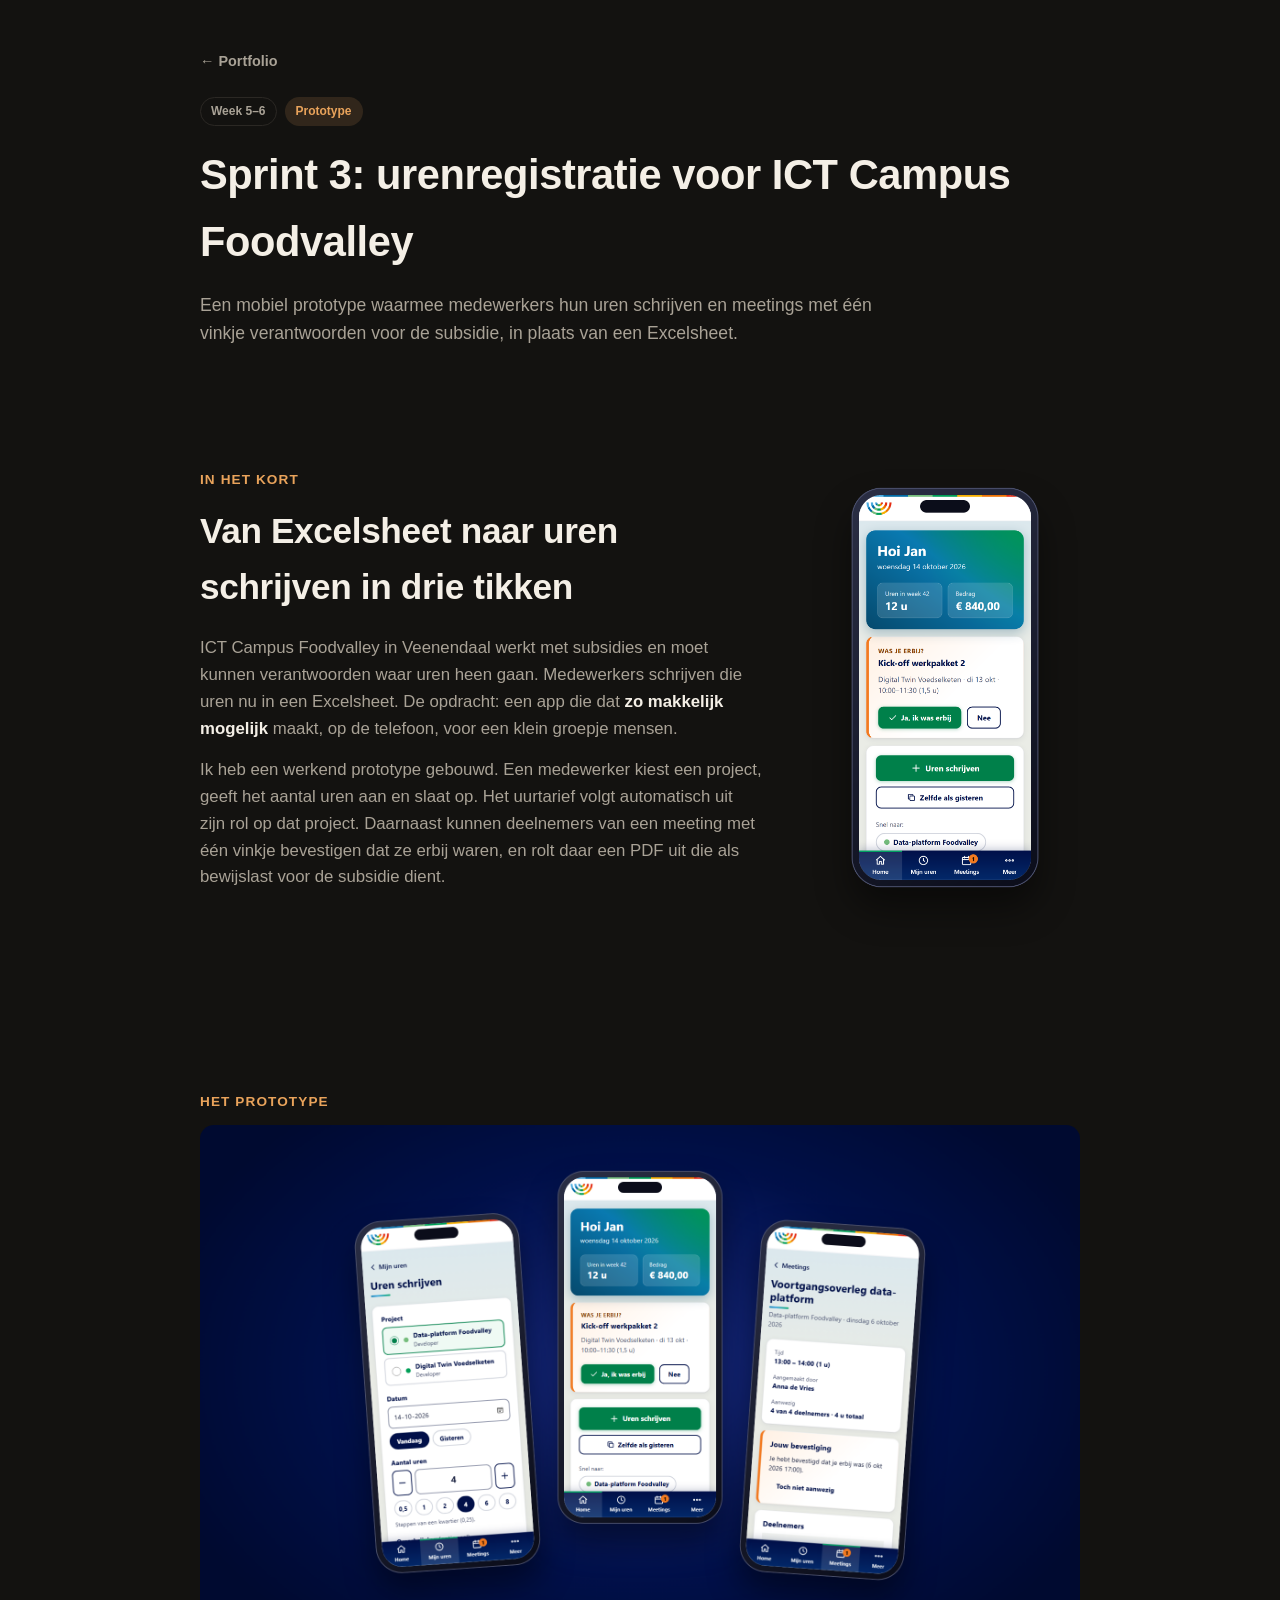
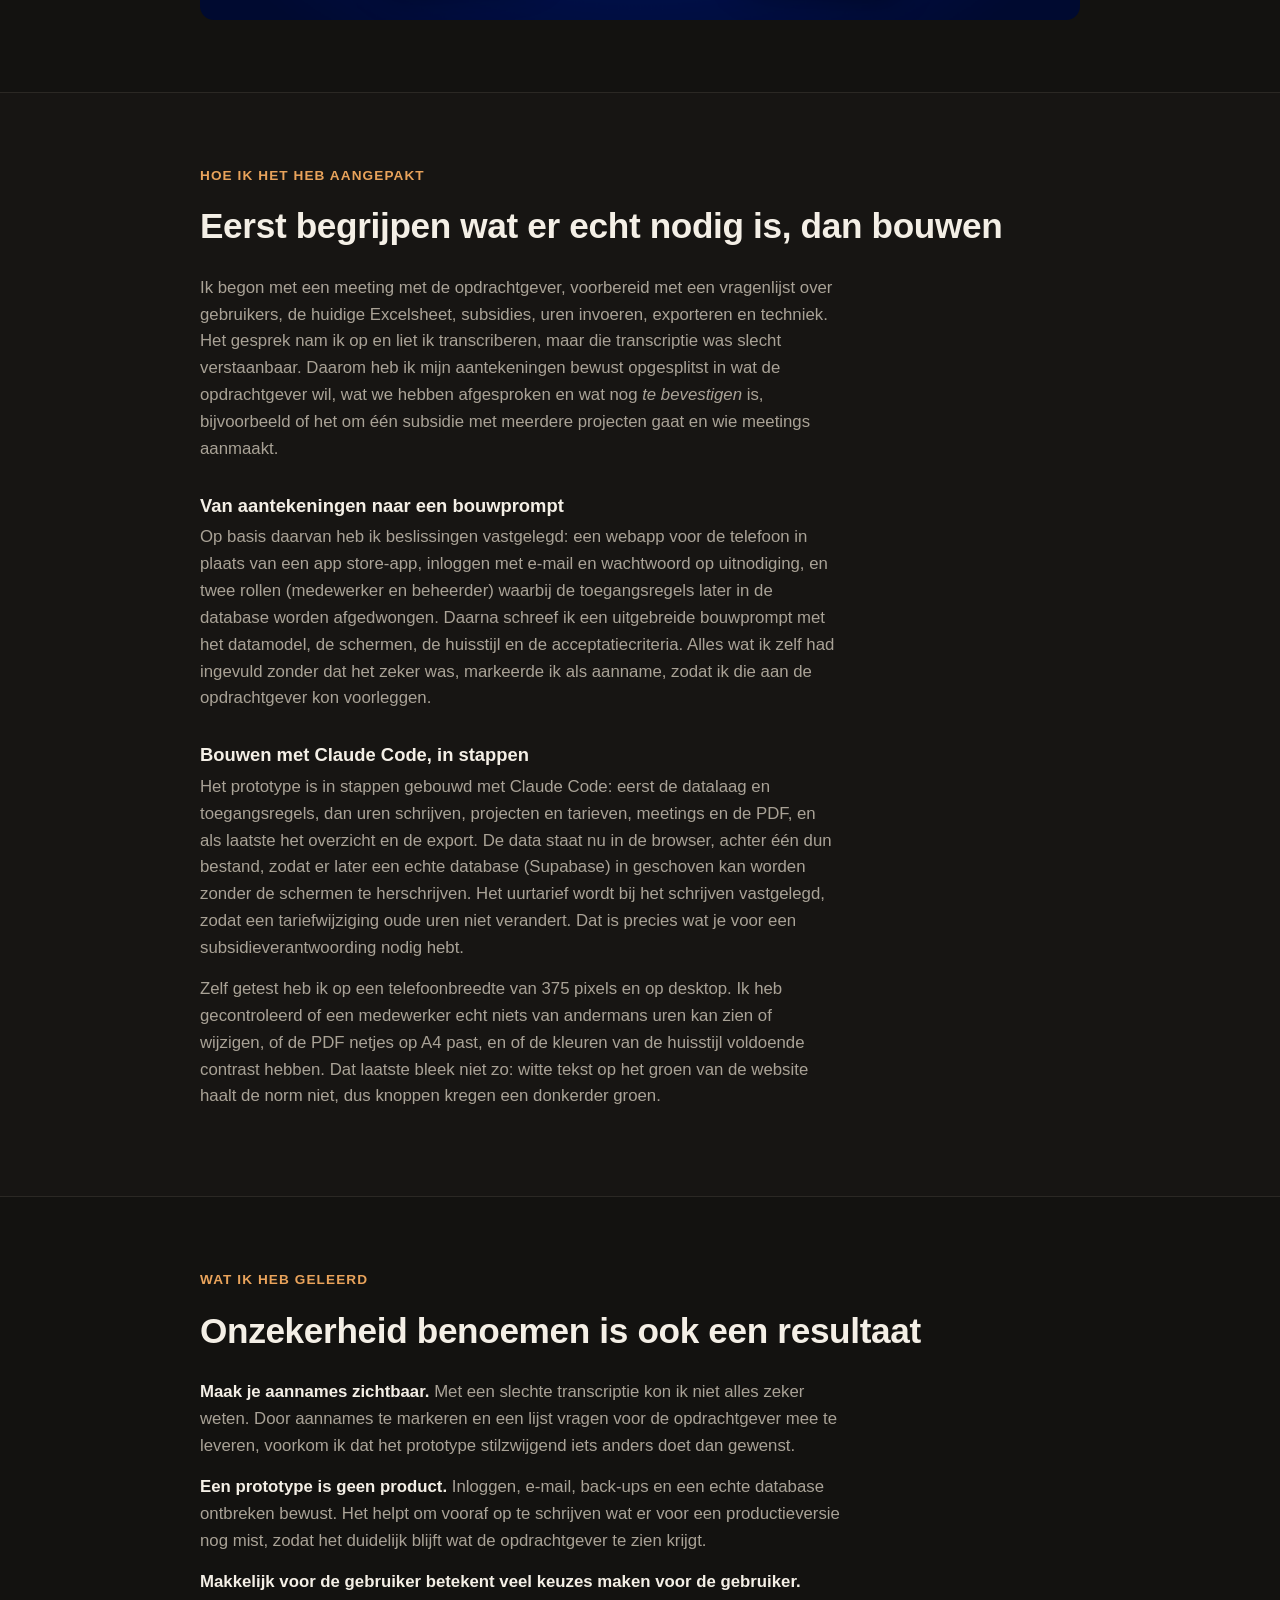
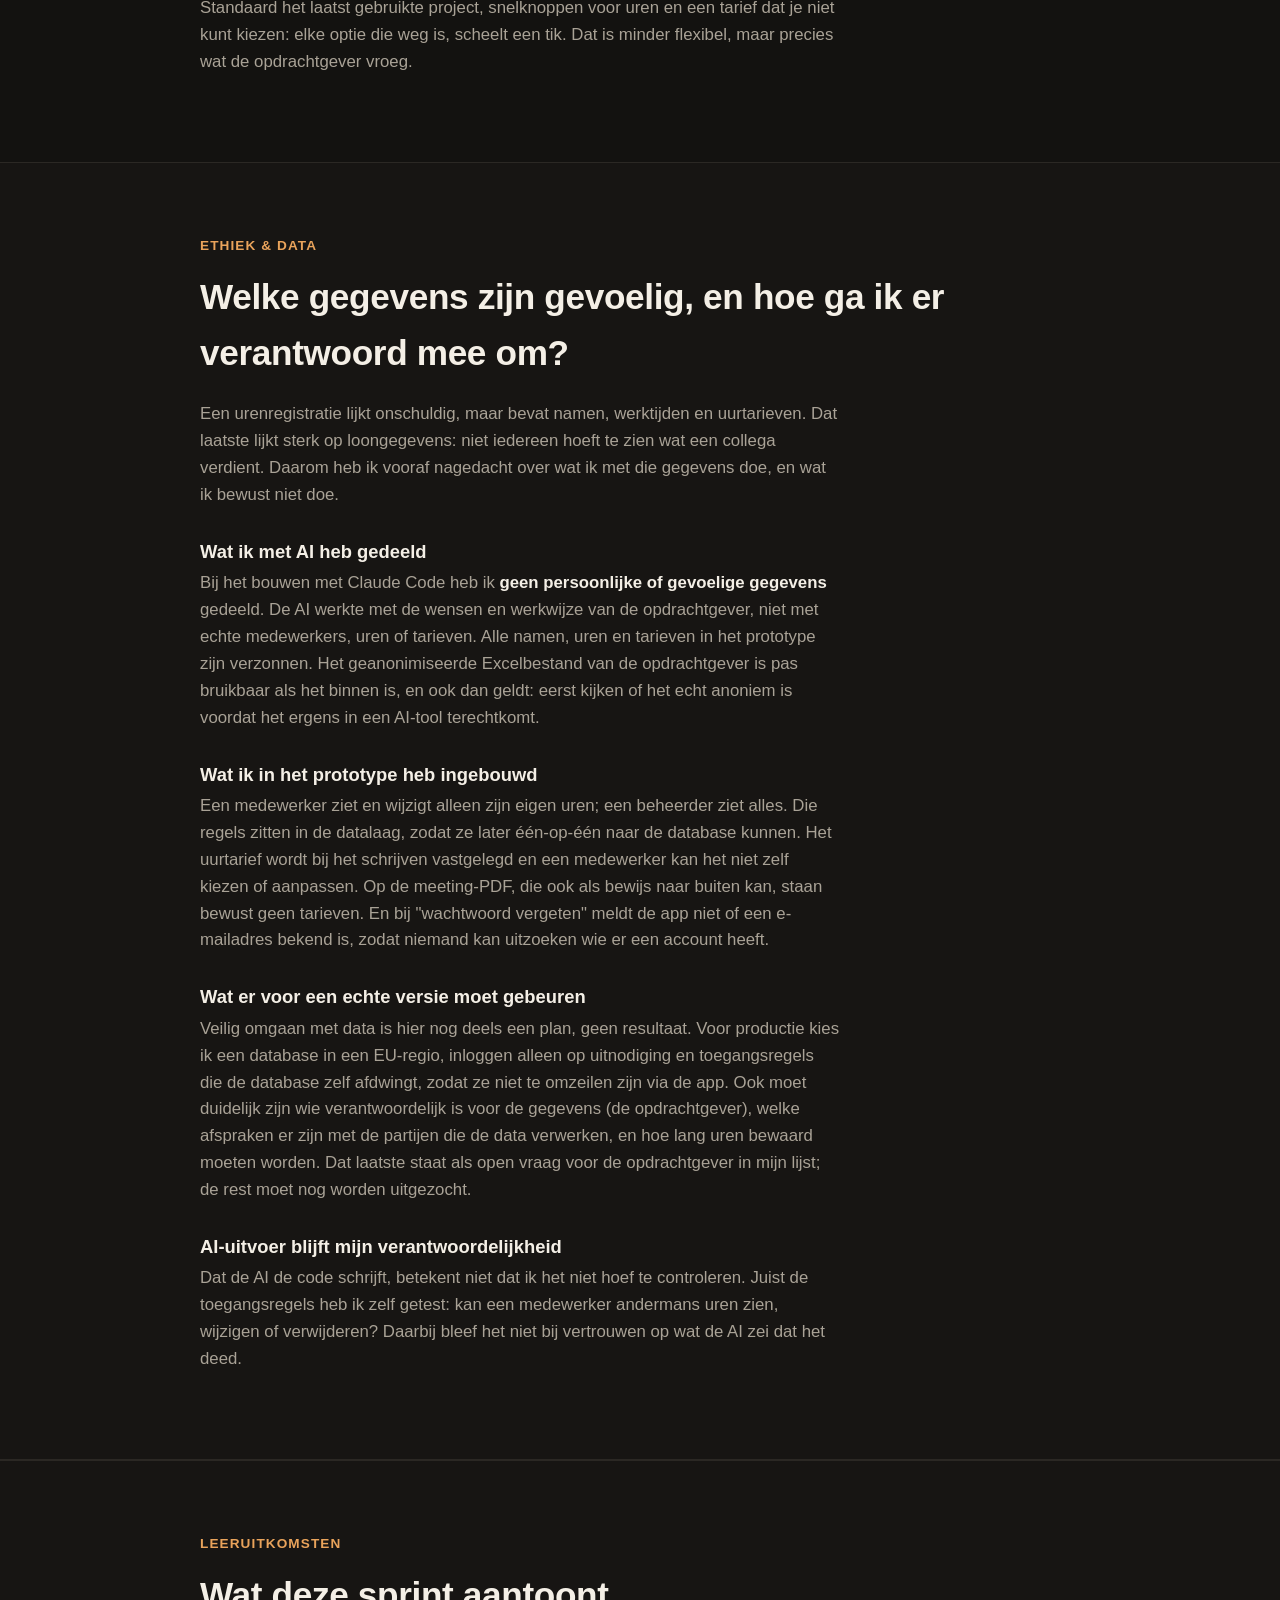
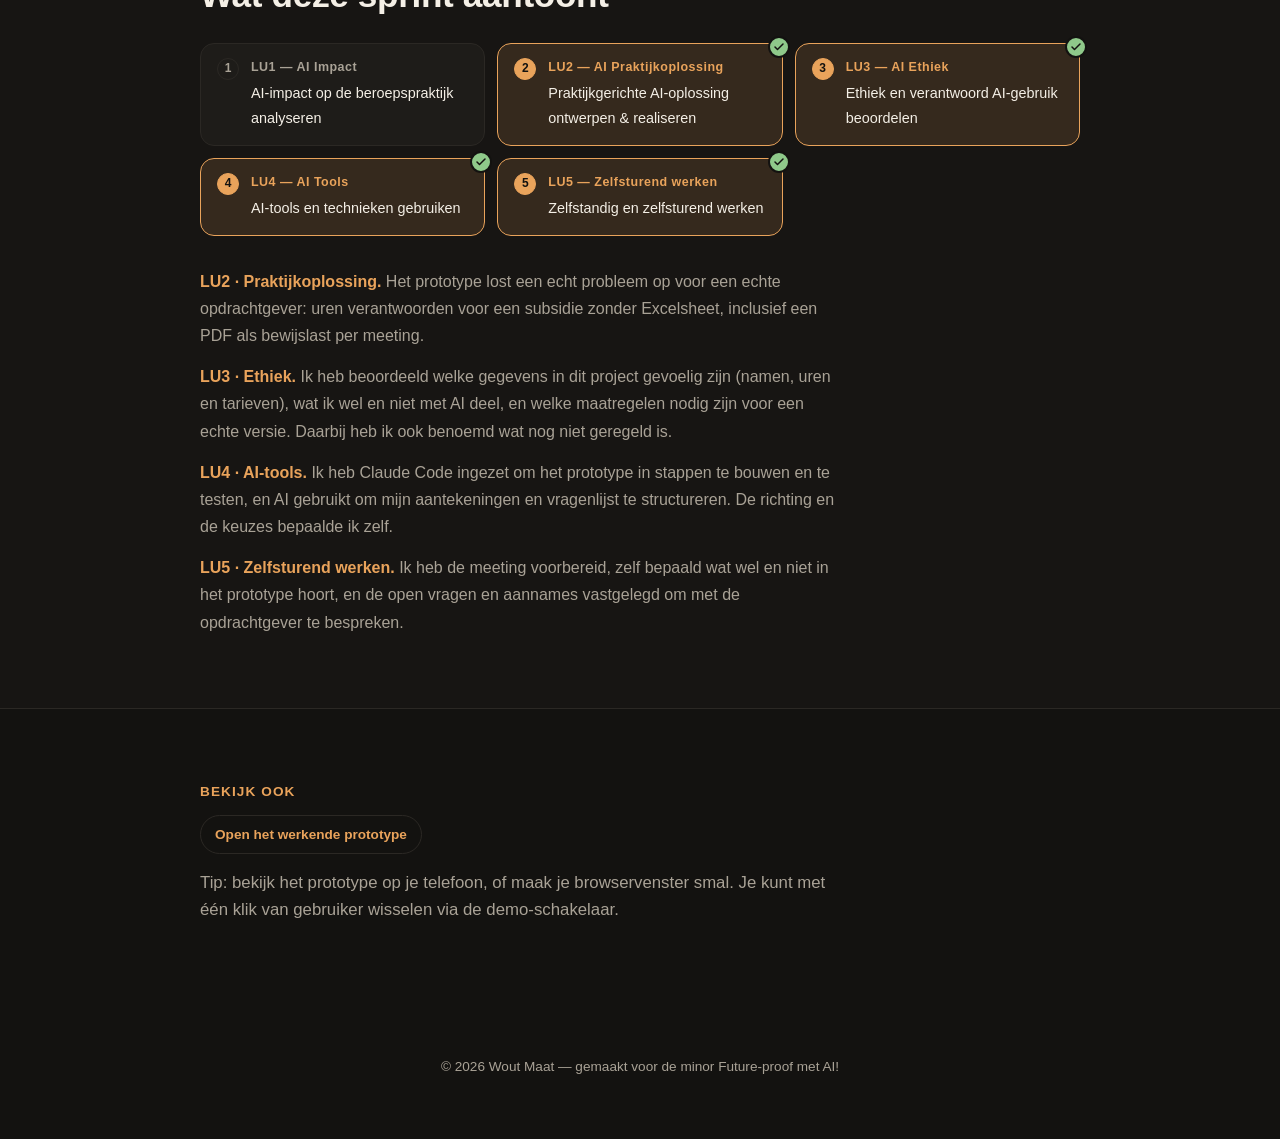
<file: projects/sprint-3/index.html>
<!DOCTYPE html>
<html lang="nl">
<head>
  <meta charset="UTF-8" />
  <meta name="viewport" content="width=device-width, initial-scale=1.0" />
  <title>Sprint 3: urenregistratie voor ICT Campus Foodvalley — Wout Maat</title>
  <meta name="description" content="Een mobiel prototype waarmee medewerkers van ICT Campus Foodvalley hun uren schrijven en meetings met één vinkje verantwoorden voor de subsidie." />
  <link rel="stylesheet" href="../../style.css" />
</head>
<body>

  <header class="project-header">
    <div class="project-header__inner">
      <a href="../../index.html#projecten" class="back-link">&larr; Portfolio</a>
    </div>
  </header>

  <main class="project-page">

    <!-- ============ TITEL ============ -->
    <section class="section" style="padding-top: 0;">
      <div class="section__inner reveal">
        <div class="project-hero__meta">
          <span class="project-card__week">Week 5–6</span>
          <span class="project-card__tag">Prototype</span>
        </div>
        <div class="project-hero">
          <h1>Sprint 3: urenregistratie voor ICT Campus Foodvalley</h1>
          <p class="project-hero__lede">Een mobiel prototype waarmee medewerkers hun uren schrijven en meetings met één vinkje verantwoorden voor de subsidie, in plaats van een Excelsheet.</p>
        </div>
      </div>
    </section>

    <!-- ============ IN HET KORT ============ -->
    <section class="section">
      <div class="section__inner reveal intro-split">
        <div class="intro-split__text">
          <p class="section__label">In het kort</p>
          <h2 class="section__title">Van Excelsheet naar uren schrijven in drie tikken</h2>
          <p class="section__text">
            ICT Campus Foodvalley in Veenendaal werkt met subsidies en moet kunnen verantwoorden waar
            uren heen gaan. Medewerkers schrijven die uren nu in een Excelsheet. De opdracht: een app
            die dat <strong>zo makkelijk mogelijk</strong> maakt, op de telefoon, voor een klein groepje
            mensen.
          </p>
          <p class="section__text">
            Ik heb een werkend prototype gebouwd. Een medewerker kiest een project, geeft het aantal
            uren aan en slaat op. Het uurtarief volgt automatisch uit zijn rol op dat project. Daarnaast
            kunnen deelnemers van een meeting met één vinkje bevestigen dat ze erbij waren, en
            rolt daar een PDF uit die als bewijslast voor de subsidie dient.
          </p>
        </div>
        <figure class="intro-split__media">
          <img src="home-mockup.png" alt="De urenregistratie op een iPhone: het startscherm met de melding 'Was je erbij?' en de knop Uren schrijven" width="520" height="1000" />
        </figure>
      </div>
    </section>

    <!-- ============ HET PROTOTYPE ============ -->
    <section class="section">
      <div class="section__inner reveal">
        <p class="section__label">Het prototype</p>
        <figure style="margin: 0;">
          <img src="cover.png" alt="Drie schermen van de urenregistratie: uren schrijven, het startscherm en een meeting met aanwezigheid" style="display: block; width: 100%; height: auto; border-radius: var(--radius);" loading="lazy" />
        </figure>
      </div>
    </section>

    <!-- ============ AANPAK ============ -->
    <section class="section section--alt">
      <div class="section__inner reveal">
        <p class="section__label">Hoe ik het heb aangepakt</p>
        <h2 class="section__title">Eerst begrijpen wat er echt nodig is, dan bouwen</h2>
        <p class="section__text">
          Ik begon met een meeting met de opdrachtgever, voorbereid met een vragenlijst over
          gebruikers, de huidige Excelsheet, subsidies, uren invoeren, exporteren en techniek. Het
          gesprek nam ik op en liet ik transcriberen, maar die transcriptie was slecht verstaanbaar.
          Daarom heb ik mijn aantekeningen bewust opgesplitst in wat de opdrachtgever wil, wat we
          hebben afgesproken en wat nog <em>te bevestigen</em> is, bijvoorbeeld of het om één subsidie
          met meerdere projecten gaat en wie meetings aanmaakt.
        </p>
        <h3 class="section__subtitle">Van aantekeningen naar een bouwprompt</h3>
        <p class="section__text">
          Op basis daarvan heb ik beslissingen vastgelegd: een webapp voor de telefoon in plaats van
          een app store-app, inloggen met e-mail en wachtwoord op uitnodiging, en twee rollen
          (medewerker en beheerder) waarbij de toegangsregels later in de database worden afgedwongen.
          Daarna schreef ik een uitgebreide bouwprompt met het datamodel, de schermen, de huisstijl en
          de acceptatiecriteria. Alles wat ik zelf had ingevuld zonder dat het zeker was, markeerde ik
          als aanname, zodat ik die aan de opdrachtgever kon voorleggen.
        </p>
        <h3 class="section__subtitle">Bouwen met Claude Code, in stappen</h3>
        <p class="section__text">
          Het prototype is in stappen gebouwd met Claude Code: eerst de datalaag en toegangsregels,
          dan uren schrijven, projecten en tarieven, meetings en de PDF, en als laatste het overzicht
          en de export. De data staat nu in de browser, achter één dun bestand, zodat er later een
          echte database (Supabase) in geschoven kan worden zonder de schermen te herschrijven.
          Het uurtarief wordt bij het schrijven vastgelegd, zodat een tariefwijziging oude uren niet
          verandert. Dat is precies wat je voor een subsidieverantwoording nodig hebt.
        </p>
        <p class="section__text">
          Zelf getest heb ik op een telefoonbreedte van 375 pixels en op desktop. Ik heb gecontroleerd
          of een medewerker echt niets van andermans uren kan zien of wijzigen, of de PDF netjes op
          A4 past, en of de kleuren van de huisstijl voldoende contrast hebben. Dat laatste bleek niet
          zo: witte tekst op het groen van de website haalt de norm niet, dus knoppen kregen een
          donkerder groen.
        </p>
      </div>
    </section>

    <!-- ============ GELEERD ============ -->
    <section class="section">
      <div class="section__inner reveal">
        <p class="section__label">Wat ik heb geleerd</p>
        <h2 class="section__title">Onzekerheid benoemen is ook een resultaat</h2>
        <p class="section__text">
          <strong>Maak je aannames zichtbaar.</strong> Met een slechte transcriptie kon ik niet alles
          zeker weten. Door aannames te markeren en een lijst vragen voor de opdrachtgever mee te
          leveren, voorkom ik dat het prototype stilzwijgend iets anders doet dan gewenst.
        </p>
        <p class="section__text">
          <strong>Een prototype is geen product.</strong> Inloggen, e-mail, back-ups en een echte
          database ontbreken bewust. Het helpt om vooraf op te schrijven wat er voor een productieversie
          nog mist, zodat het duidelijk blijft wat de opdrachtgever te zien krijgt.
        </p>
        <p class="section__text">
          <strong>Makkelijk voor de gebruiker betekent veel keuzes maken voor de gebruiker.</strong>
          Standaard het laatst gebruikte project, snelknoppen voor uren en een tarief dat je niet kunt
          kiezen: elke optie die weg is, scheelt een tik. Dat is minder flexibel, maar precies wat de
          opdrachtgever vroeg.
        </p>
      </div>
    </section>

    <!-- ============ ETHIEK & DATA ============ -->
    <section class="section section--alt">
      <div class="section__inner reveal">
        <p class="section__label">Ethiek &amp; data</p>
        <h2 class="section__title">Welke gegevens zijn gevoelig, en hoe ga ik er verantwoord mee om?</h2>
        <p class="section__text">
          Een urenregistratie lijkt onschuldig, maar bevat namen, werktijden en uurtarieven. Dat
          laatste lijkt sterk op loongegevens: niet iedereen hoeft te zien wat een collega
          verdient. Daarom heb ik vooraf nagedacht over wat ik met die gegevens doe, en wat ik
          bewust niet doe.
        </p>
        <h3 class="section__subtitle">Wat ik met AI heb gedeeld</h3>
        <p class="section__text">
          Bij het bouwen met Claude Code heb ik <strong>geen persoonlijke of gevoelige gegevens</strong>
          gedeeld. De AI werkte met de wensen en werkwijze van de opdrachtgever, niet met echte
          medewerkers, uren of tarieven. Alle namen, uren en tarieven in het prototype zijn verzonnen.
          Het geanonimiseerde Excelbestand van de opdrachtgever is pas bruikbaar als het binnen is, en
          ook dan geldt: eerst kijken of het echt anoniem is voordat het ergens in een AI-tool terechtkomt.
        </p>
        <h3 class="section__subtitle">Wat ik in het prototype heb ingebouwd</h3>
        <p class="section__text">
          Een medewerker ziet en wijzigt alleen zijn eigen uren; een beheerder ziet alles. Die regels
          zitten in de datalaag, zodat ze later één-op-één naar de database kunnen. Het uurtarief wordt
          bij het schrijven vastgelegd en een medewerker kan het niet zelf kiezen of aanpassen. Op de
          meeting-PDF, die ook als bewijs naar buiten kan, staan bewust geen tarieven. En bij
          "wachtwoord vergeten" meldt de app niet of een e-mailadres bekend is, zodat niemand kan
          uitzoeken wie er een account heeft.
        </p>
        <h3 class="section__subtitle">Wat er voor een echte versie moet gebeuren</h3>
        <p class="section__text">
          Veilig omgaan met data is hier nog deels een plan, geen resultaat. Voor productie kies ik
          een database in een EU-regio, inloggen alleen op uitnodiging en toegangsregels die de
          database zelf afdwingt, zodat ze niet te omzeilen zijn via de app. Ook moet duidelijk
          zijn wie verantwoordelijk is voor de gegevens (de opdrachtgever), welke afspraken er zijn met
          de partijen die de data verwerken, en hoe lang uren bewaard moeten worden. Dat laatste staat
          als open vraag voor de opdrachtgever in mijn lijst; de rest moet nog worden uitgezocht.
        </p>
        <h3 class="section__subtitle">AI-uitvoer blijft mijn verantwoordelijkheid</h3>
        <p class="section__text">
          Dat de AI de code schrijft, betekent niet dat ik het niet hoef te controleren. Juist de
          toegangsregels heb ik zelf getest: kan een medewerker andermans uren zien, wijzigen of
          verwijderen? Daarbij bleef het niet bij vertrouwen op wat de AI zei dat het deed.
        </p>
      </div>
    </section>

    <!-- ============ LEERUITKOMSTEN ============
         lu-pill--done = aangetoond; lu-pill--approved erbij zodra een docent het heeft goedgekeurd. -->
    <section class="section section--alt">
      <div class="section__inner reveal">
        <p class="section__label">Leeruitkomsten</p>
        <h2 class="section__title">Wat deze sprint aantoont</h2>
        <div class="lu-grid">
          <div class="lu-pill">
            <span class="lu-pill__mark">1</span>
            <span><span class="lu-pill__code">LU1 — AI Impact</span><span class="lu-pill__label">AI-impact op de beroepspraktijk analyseren</span></span>
            <span class="lu-pill__approved" title="Goedgekeurd door docent" aria-label="Goedgekeurd door docent">
              <svg viewBox="0 0 24 24" width="12" height="12" aria-hidden="true"><path d="M20 6 9 17l-5-5" fill="none" stroke="currentColor" stroke-width="3" stroke-linecap="round" stroke-linejoin="round"/></svg>
            </span>
          </div>
          <div class="lu-pill lu-pill--done lu-pill--approved">
            <span class="lu-pill__mark">2</span>
            <span><span class="lu-pill__code">LU2 — AI Praktijkoplossing</span><span class="lu-pill__label">Praktijkgerichte AI-oplossing ontwerpen &amp; realiseren</span></span>
            <span class="lu-pill__approved" title="Goedgekeurd door docent" aria-label="Goedgekeurd door docent">
              <svg viewBox="0 0 24 24" width="12" height="12" aria-hidden="true"><path d="M20 6 9 17l-5-5" fill="none" stroke="currentColor" stroke-width="3" stroke-linecap="round" stroke-linejoin="round"/></svg>
            </span>
          </div>
          <div class="lu-pill lu-pill--done lu-pill--approved">
            <span class="lu-pill__mark">3</span>
            <span><span class="lu-pill__code">LU3 — AI Ethiek</span><span class="lu-pill__label">Ethiek en verantwoord AI-gebruik beoordelen</span></span>
            <span class="lu-pill__approved" title="Goedgekeurd door docent" aria-label="Goedgekeurd door docent">
              <svg viewBox="0 0 24 24" width="12" height="12" aria-hidden="true"><path d="M20 6 9 17l-5-5" fill="none" stroke="currentColor" stroke-width="3" stroke-linecap="round" stroke-linejoin="round"/></svg>
            </span>
          </div>
          <div class="lu-pill lu-pill--done lu-pill--approved">
            <span class="lu-pill__mark">4</span>
            <span><span class="lu-pill__code">LU4 — AI Tools</span><span class="lu-pill__label">AI-tools en technieken gebruiken</span></span>
            <span class="lu-pill__approved" title="Goedgekeurd door docent" aria-label="Goedgekeurd door docent">
              <svg viewBox="0 0 24 24" width="12" height="12" aria-hidden="true"><path d="M20 6 9 17l-5-5" fill="none" stroke="currentColor" stroke-width="3" stroke-linecap="round" stroke-linejoin="round"/></svg>
            </span>
          </div>
          <div class="lu-pill lu-pill--done lu-pill--approved">
            <span class="lu-pill__mark">5</span>
            <span><span class="lu-pill__code">LU5 — Zelfsturend werken</span><span class="lu-pill__label">Zelfstandig en zelfsturend werken</span></span>
            <span class="lu-pill__approved" title="Goedgekeurd door docent" aria-label="Goedgekeurd door docent">
              <svg viewBox="0 0 24 24" width="12" height="12" aria-hidden="true"><path d="M20 6 9 17l-5-5" fill="none" stroke="currentColor" stroke-width="3" stroke-linecap="round" stroke-linejoin="round"/></svg>
            </span>
          </div>
        </div>
        <div class="lu-explain">
          <p>
            <strong>LU2 · Praktijkoplossing.</strong> Het prototype lost een echt probleem op voor een
            echte opdrachtgever: uren verantwoorden voor een subsidie zonder Excelsheet, inclusief een
            PDF als bewijslast per meeting.
          </p>
          <p>
            <strong>LU3 · Ethiek.</strong> Ik heb beoordeeld welke gegevens in dit project gevoelig
            zijn (namen, uren en tarieven), wat ik wel en niet met AI deel, en welke maatregelen
            nodig zijn voor een echte versie. Daarbij heb ik ook benoemd wat nog niet geregeld is.
          </p>
          <p>
            <strong>LU4 · AI-tools.</strong> Ik heb Claude Code ingezet om het prototype in stappen
            te bouwen en te testen, en AI gebruikt om mijn aantekeningen en vragenlijst te structureren.
            De richting en de keuzes bepaalde ik zelf.
          </p>
          <p>
            <strong>LU5 · Zelfsturend werken.</strong> Ik heb de meeting voorbereid, zelf bepaald wat
            wel en niet in het prototype hoort, en de open vragen en aannames vastgelegd om met de
            opdrachtgever te bespreken.
          </p>
        </div>
      </div>
    </section>

    <!-- ============ LINKS ============ -->
    <section class="section">
      <div class="section__inner reveal">
        <p class="section__label">Bekijk ook</p>
        <div class="project-links">
          <a href="prototype/index.html" class="download" target="_blank" rel="noopener">Open het werkende prototype</a>
        </div>
        <p class="section__text" style="margin-top: 16px;">
          Tip: bekijk het prototype op je telefoon, of maak je browservenster smal. Je kunt met één
          klik van gebruiker wisselen via de demo-schakelaar.
        </p>
      </div>
    </section>

  </main>

  <footer class="footer">
    <p>© <span id="year"></span> Wout Maat — gemaakt voor de minor Future-proof met AI!</p>
  </footer>

  <script src="../../script.js"></script>
</body>
</html>
</file>
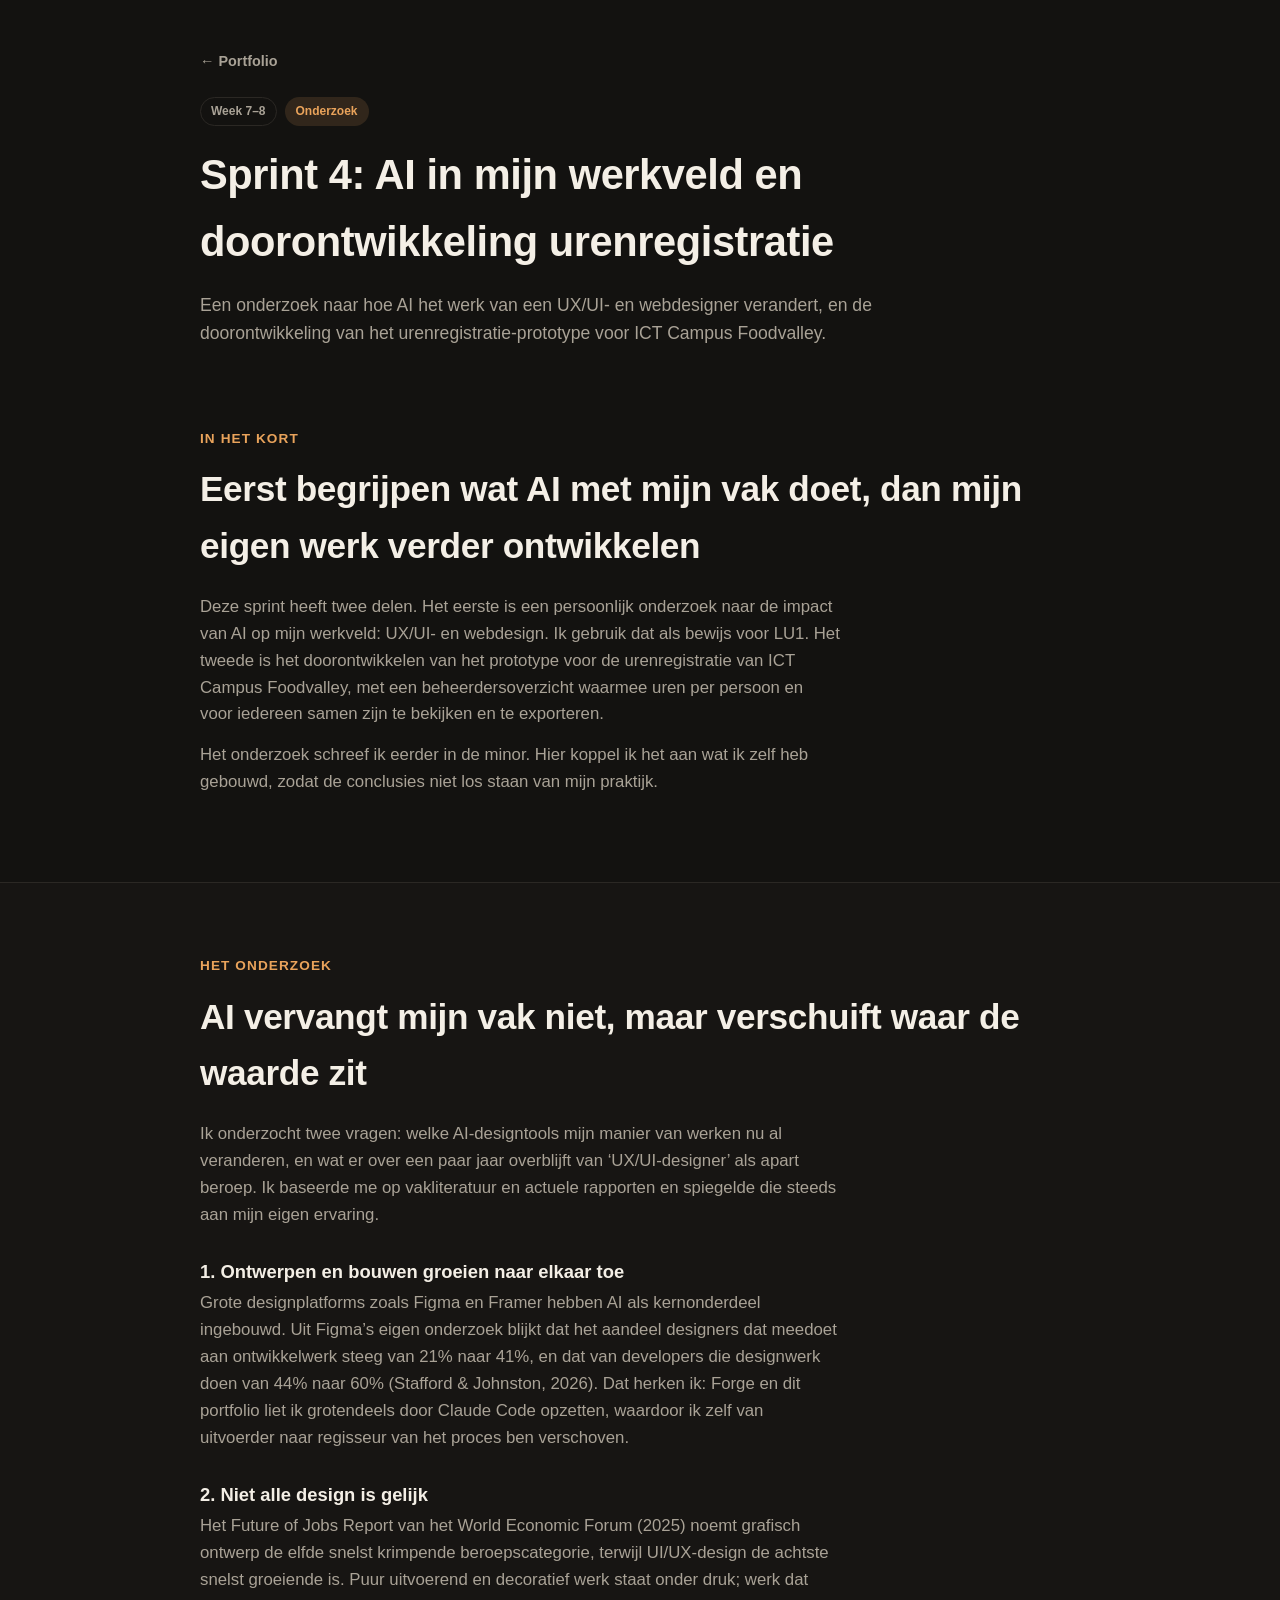
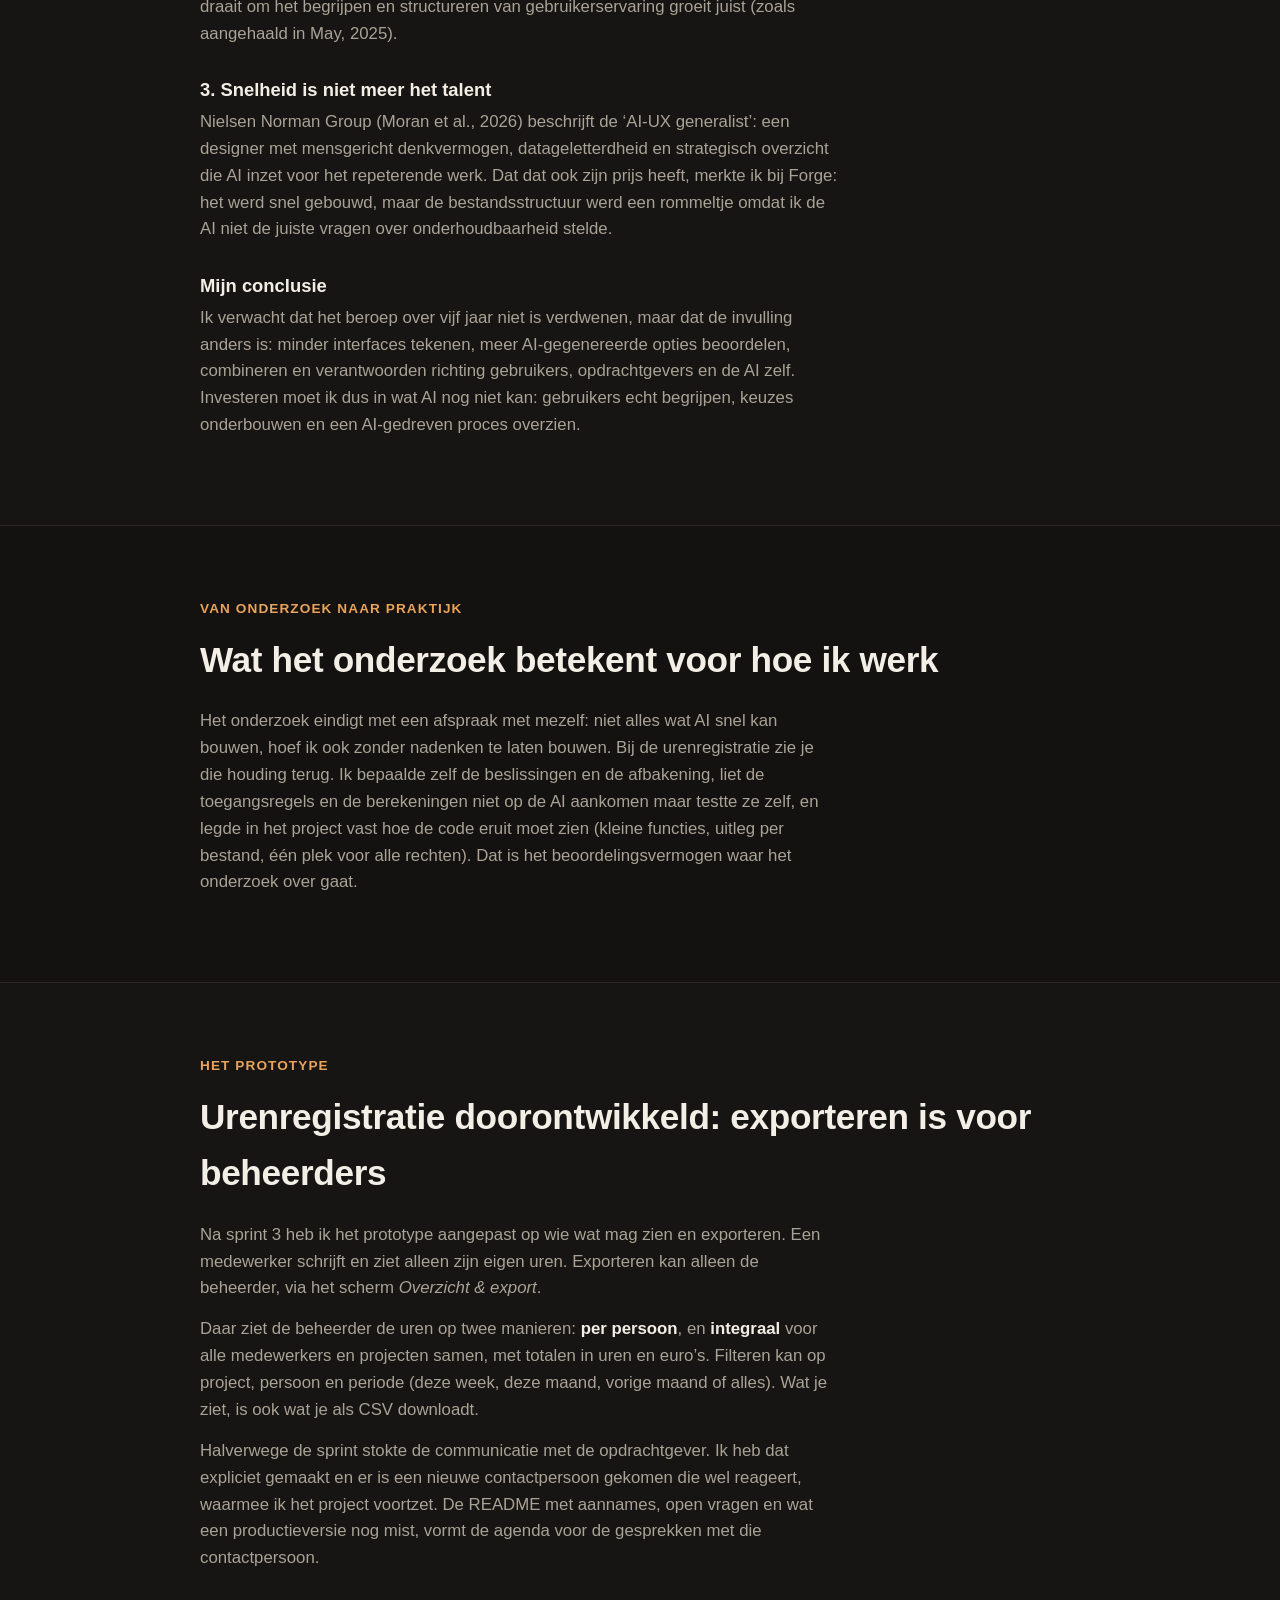
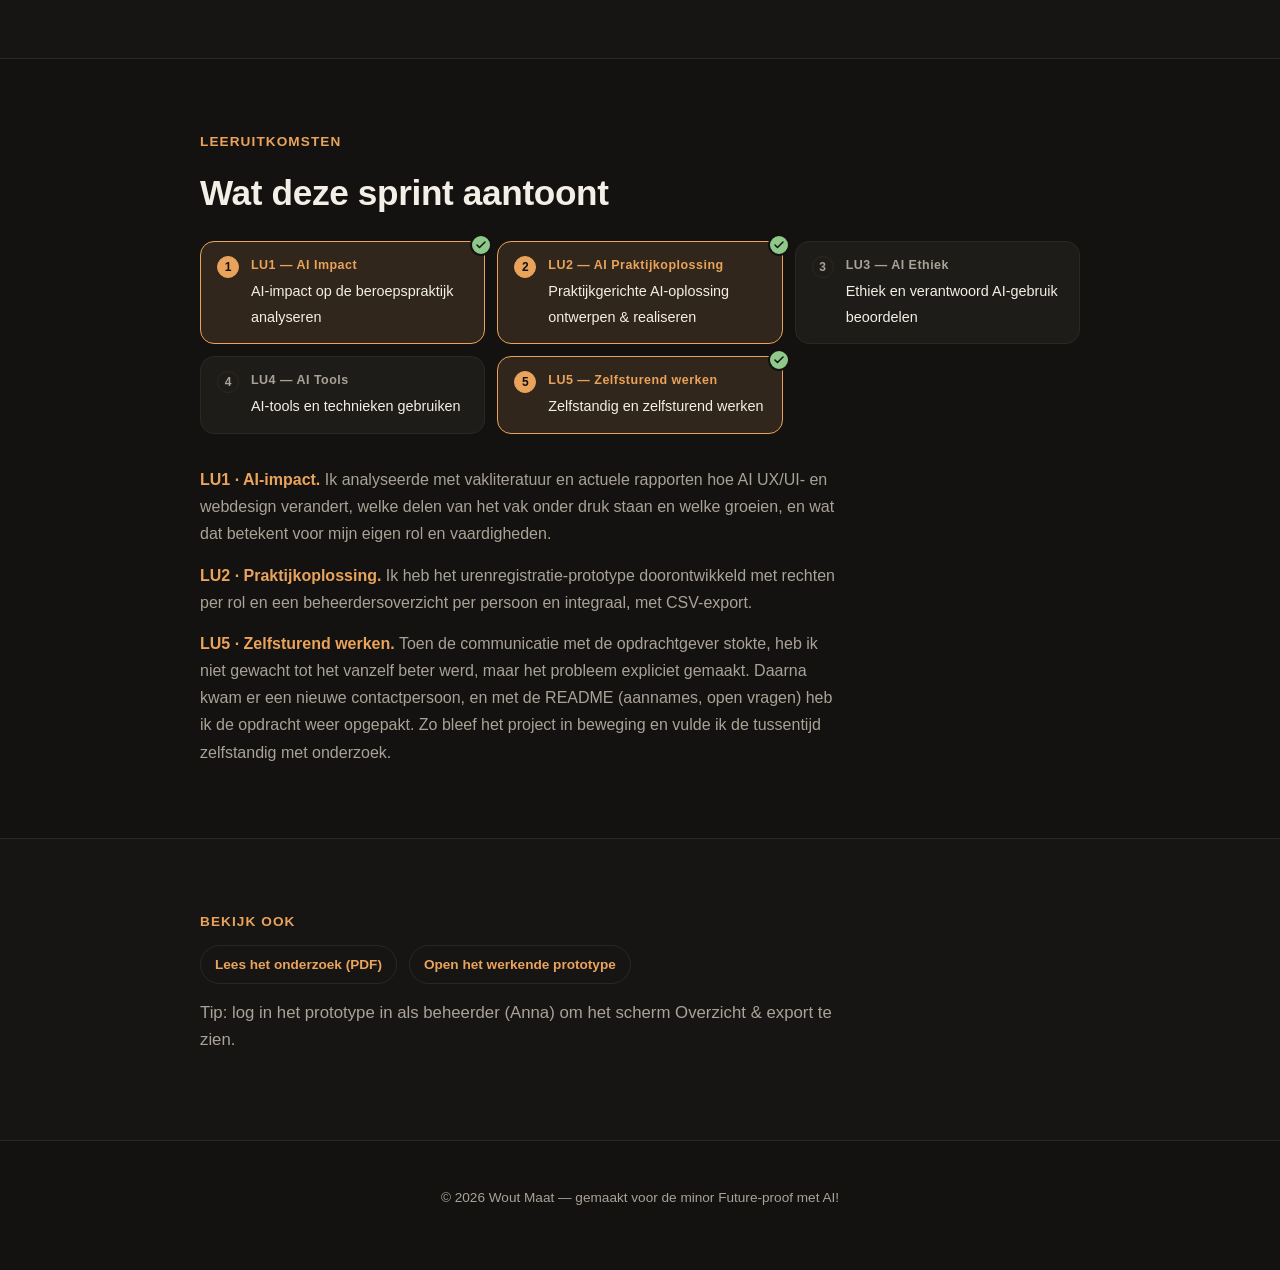
<file: projects/sprint-4/index.html>
<!DOCTYPE html>
<html lang="nl">
<head>
  <meta charset="UTF-8" />
  <meta name="viewport" content="width=device-width, initial-scale=1.0" />
  <title>Sprint 4: AI in mijn werkveld en doorontwikkeling urenregistratie — Wout Maat</title>
  <meta name="description" content="Een onderzoek naar hoe AI het werk van een UX/UI- en webdesigner verandert, en de doorontwikkeling van het urenregistratie-prototype voor ICT Campus Foodvalley." />
  <link rel="stylesheet" href="../../style.css" />
</head>
<body>

  <header class="project-header">
    <div class="project-header__inner">
      <a href="../../index.html#projecten" class="back-link">&larr; Portfolio</a>
    </div>
  </header>

  <main class="project-page">

    <!-- ============ TITEL ============ -->
    <section class="section" style="padding-top: 0;">
      <div class="section__inner reveal">
        <div class="project-hero__meta">
          <span class="project-card__week">Week 7–8</span>
          <span class="project-card__tag">Onderzoek</span>
        </div>
        <div class="project-hero">
          <h1>Sprint 4: AI in mijn werkveld en doorontwikkeling urenregistratie</h1>
          <p class="project-hero__lede">Een onderzoek naar hoe AI het werk van een UX/UI- en webdesigner verandert, en de doorontwikkeling van het urenregistratie-prototype voor ICT Campus Foodvalley.</p>
        </div>
      </div>
    </section>

    <!-- ============ IN HET KORT ============ -->
    <section class="section">
      <div class="section__inner reveal">
        <p class="section__label">In het kort</p>
        <h2 class="section__title">Eerst begrijpen wat AI met mijn vak doet, dan mijn eigen werk verder ontwikkelen</h2>
        <p class="section__text">
          Deze sprint heeft twee delen. Het eerste is een persoonlijk onderzoek naar de impact van AI
          op mijn werkveld: UX/UI- en webdesign. Ik gebruik dat als bewijs voor LU1. Het tweede is het
          doorontwikkelen van het prototype voor de urenregistratie van ICT Campus Foodvalley, met een
          beheerdersoverzicht waarmee uren per persoon en voor iedereen samen zijn te bekijken en
          te exporteren.
        </p>
        <p class="section__text">
          Het onderzoek schreef ik eerder in de minor. Hier koppel ik het aan wat ik zelf heb gebouwd,
          zodat de conclusies niet los staan van mijn praktijk.
        </p>
      </div>
    </section>

    <!-- ============ ONDERZOEK ============ -->
    <section class="section section--alt">
      <div class="section__inner reveal">
        <p class="section__label">Het onderzoek</p>
        <h2 class="section__title">AI vervangt mijn vak niet, maar verschuift waar de waarde zit</h2>
        <p class="section__text">
          Ik onderzocht twee vragen: welke AI-designtools mijn manier van werken nu al veranderen, en
          wat er over een paar jaar overblijft van &lsquo;UX/UI-designer&rsquo; als apart beroep. Ik
          baseerde me op vakliteratuur en actuele rapporten en spiegelde die steeds aan mijn eigen ervaring.
        </p>

        <h3 class="section__subtitle">1. Ontwerpen en bouwen groeien naar elkaar toe</h3>
        <p class="section__text">
          Grote designplatforms zoals Figma en Framer hebben AI als kernonderdeel ingebouwd. Uit
          Figma&rsquo;s eigen onderzoek blijkt dat het aandeel designers dat meedoet aan ontwikkelwerk
          steeg van 21% naar 41%, en dat van developers die designwerk doen van 44% naar 60%
          (Stafford &amp; Johnston, 2026). Dat herken ik: Forge en dit portfolio liet ik grotendeels
          door Claude Code opzetten, waardoor ik zelf van uitvoerder naar regisseur van het proces ben
          verschoven.
        </p>

        <h3 class="section__subtitle">2. Niet alle design is gelijk</h3>
        <p class="section__text">
          Het Future of Jobs Report van het World Economic Forum (2025) noemt grafisch ontwerp de elfde
          snelst krimpende beroepscategorie, terwijl UI/UX-design de achtste snelst groeiende is. Puur
          uitvoerend en decoratief werk staat onder druk; werk dat draait om het begrijpen en
          structureren van gebruikerservaring groeit juist (zoals aangehaald in May, 2025).
        </p>

        <h3 class="section__subtitle">3. Snelheid is niet meer het talent</h3>
        <p class="section__text">
          Nielsen Norman Group (Moran et al., 2026) beschrijft de &lsquo;AI-UX generalist&rsquo;: een
          designer met mensgericht denkvermogen, datageletterdheid en strategisch overzicht die AI inzet
          voor het repeterende werk. Dat dat ook zijn prijs heeft, merkte ik bij Forge: het werd snel
          gebouwd, maar de bestandsstructuur werd een rommeltje omdat ik de AI niet de juiste vragen
          over onderhoudbaarheid stelde.
        </p>

        <h3 class="section__subtitle">Mijn conclusie</h3>
        <p class="section__text">
          Ik verwacht dat het beroep over vijf jaar niet is verdwenen, maar dat de invulling anders is:
          minder interfaces tekenen, meer AI-gegenereerde opties beoordelen, combineren en verantwoorden
          richting gebruikers, opdrachtgevers en de AI zelf. Investeren moet ik dus in wat AI nog niet
          kan: gebruikers echt begrijpen, keuzes onderbouwen en een AI-gedreven proces overzien.
        </p>
      </div>
    </section>

    <!-- ============ VERBINDING MET MIJN WERK ============ -->
    <section class="section">
      <div class="section__inner reveal">
        <p class="section__label">Van onderzoek naar praktijk</p>
        <h2 class="section__title">Wat het onderzoek betekent voor hoe ik werk</h2>
        <p class="section__text">
          Het onderzoek eindigt met een afspraak met mezelf: niet alles wat AI snel kan bouwen, hoef ik
          ook zonder nadenken te laten bouwen. Bij de urenregistratie zie je die houding terug. Ik
          bepaalde zelf de beslissingen en de afbakening, liet de toegangsregels en de berekeningen niet
          op de AI aankomen maar testte ze zelf, en legde in het project vast hoe de code eruit moet
          zien (kleine functies, uitleg per bestand, één plek voor alle rechten). Dat is het
          beoordelingsvermogen waar het onderzoek over gaat.
        </p>
      </div>
    </section>

    <!-- ============ PROTOTYPE ============ -->
    <section class="section section--alt">
      <div class="section__inner reveal">
        <p class="section__label">Het prototype</p>
        <h2 class="section__title">Urenregistratie doorontwikkeld: exporteren is voor beheerders</h2>
        <p class="section__text">
          Na sprint 3 heb ik het prototype aangepast op wie wat mag zien en exporteren. Een medewerker
          schrijft en ziet alleen zijn eigen uren. Exporteren kan alleen de beheerder, via het scherm
          <em>Overzicht &amp; export</em>.
        </p>
        <p class="section__text">
          Daar ziet de beheerder de uren op twee manieren: <strong>per persoon</strong>, en
          <strong>integraal</strong> voor alle medewerkers en projecten samen, met totalen in uren en
          euro&rsquo;s. Filteren kan op project, persoon en periode (deze week, deze maand, vorige
          maand of alles). Wat je ziet, is ook wat je als CSV downloadt.
        </p>
        <p class="section__text">
          Halverwege de sprint stokte de communicatie met de opdrachtgever. Ik heb dat expliciet gemaakt en er is een nieuwe contactpersoon gekomen die wel reageert, waarmee ik het project voortzet. De README met aannames, open vragen en wat een productieversie nog mist, vormt de agenda voor de gesprekken met die contactpersoon.
        </p>
      </div>
    </section>

    <!-- ============ LEERUITKOMSTEN ============
         lu-pill--done = aangetoond; lu-pill--approved erbij zodra een docent het heeft goedgekeurd. -->
    <section class="section">
      <div class="section__inner reveal">
        <p class="section__label">Leeruitkomsten</p>
        <h2 class="section__title">Wat deze sprint aantoont</h2>
        <div class="lu-grid">
          <div class="lu-pill lu-pill--done lu-pill--approved">
            <span class="lu-pill__mark">1</span>
            <span><span class="lu-pill__code">LU1 — AI Impact</span><span class="lu-pill__label">AI-impact op de beroepspraktijk analyseren</span></span>
            <span class="lu-pill__approved" title="Goedgekeurd door docent" aria-label="Goedgekeurd door docent">
              <svg viewBox="0 0 24 24" width="12" height="12" aria-hidden="true"><path d="M20 6 9 17l-5-5" fill="none" stroke="currentColor" stroke-width="3" stroke-linecap="round" stroke-linejoin="round"/></svg>
            </span>
          </div>
          <div class="lu-pill lu-pill--done lu-pill--approved">
            <span class="lu-pill__mark">2</span>
            <span><span class="lu-pill__code">LU2 — AI Praktijkoplossing</span><span class="lu-pill__label">Praktijkgerichte AI-oplossing ontwerpen &amp; realiseren</span></span>
            <span class="lu-pill__approved" title="Goedgekeurd door docent" aria-label="Goedgekeurd door docent">
              <svg viewBox="0 0 24 24" width="12" height="12" aria-hidden="true"><path d="M20 6 9 17l-5-5" fill="none" stroke="currentColor" stroke-width="3" stroke-linecap="round" stroke-linejoin="round"/></svg>
            </span>
          </div>
          <div class="lu-pill">
            <span class="lu-pill__mark">3</span>
            <span><span class="lu-pill__code">LU3 — AI Ethiek</span><span class="lu-pill__label">Ethiek en verantwoord AI-gebruik beoordelen</span></span>
            <span class="lu-pill__approved" title="Goedgekeurd door docent" aria-label="Goedgekeurd door docent">
              <svg viewBox="0 0 24 24" width="12" height="12" aria-hidden="true"><path d="M20 6 9 17l-5-5" fill="none" stroke="currentColor" stroke-width="3" stroke-linecap="round" stroke-linejoin="round"/></svg>
            </span>
          </div>
          <div class="lu-pill">
            <span class="lu-pill__mark">4</span>
            <span><span class="lu-pill__code">LU4 — AI Tools</span><span class="lu-pill__label">AI-tools en technieken gebruiken</span></span>
            <span class="lu-pill__approved" title="Goedgekeurd door docent" aria-label="Goedgekeurd door docent">
              <svg viewBox="0 0 24 24" width="12" height="12" aria-hidden="true"><path d="M20 6 9 17l-5-5" fill="none" stroke="currentColor" stroke-width="3" stroke-linecap="round" stroke-linejoin="round"/></svg>
            </span>
          </div>
          <div class="lu-pill lu-pill--done lu-pill--approved">
            <span class="lu-pill__mark">5</span>
            <span><span class="lu-pill__code">LU5 — Zelfsturend werken</span><span class="lu-pill__label">Zelfstandig en zelfsturend werken</span></span>
            <span class="lu-pill__approved" title="Goedgekeurd door docent" aria-label="Goedgekeurd door docent">
              <svg viewBox="0 0 24 24" width="12" height="12" aria-hidden="true"><path d="M20 6 9 17l-5-5" fill="none" stroke="currentColor" stroke-width="3" stroke-linecap="round" stroke-linejoin="round"/></svg>
            </span>
          </div>
        </div>
        <div class="lu-explain">
          <p>
            <strong>LU1 · AI-impact.</strong> Ik analyseerde met vakliteratuur en actuele rapporten hoe
            AI UX/UI- en webdesign verandert, welke delen van het vak onder druk staan en welke groeien,
            en wat dat betekent voor mijn eigen rol en vaardigheden.
          </p>
          <p>
            <strong>LU2 · Praktijkoplossing.</strong> Ik heb het urenregistratie-prototype doorontwikkeld met
            rechten per rol en een beheerdersoverzicht per persoon en integraal, met CSV-export.
          </p>
          <p>
            <strong>LU5 · Zelfsturend werken.</strong> Toen de communicatie met de opdrachtgever stokte, heb ik niet gewacht tot het vanzelf beter werd, maar het probleem expliciet gemaakt. Daarna kwam er een nieuwe contactpersoon, en met de README (aannames, open vragen) heb ik de opdracht weer opgepakt. Zo bleef het project in beweging en vulde ik de tussentijd zelfstandig met onderzoek.
          </p>
        </div>
      </div>
    </section>

    <!-- ============ LINKS ============ -->
    <section class="section section--alt">
      <div class="section__inner reveal">
        <p class="section__label">Bekijk ook</p>
        <div class="project-links">
          <a href="../../downloads/Onderzoek-AI-in-mijn-werkveld-Wout-Maat.pdf" class="download" target="_blank" rel="noopener">Lees het onderzoek (PDF)</a>
          <a href="../sprint-3/prototype/index.html" class="download" target="_blank" rel="noopener">Open het werkende prototype</a>
        </div>
        <p class="section__text" style="margin-top: 16px;">
          Tip: log in het prototype in als beheerder (Anna) om het scherm Overzicht &amp; export te zien.
        </p>
      </div>
    </section>

  </main>

  <footer class="footer">
    <p>© <span id="year"></span> Wout Maat — gemaakt voor de minor Future-proof met AI!</p>
  </footer>

  <script src="../../script.js"></script>
</body>
</html>
</file>
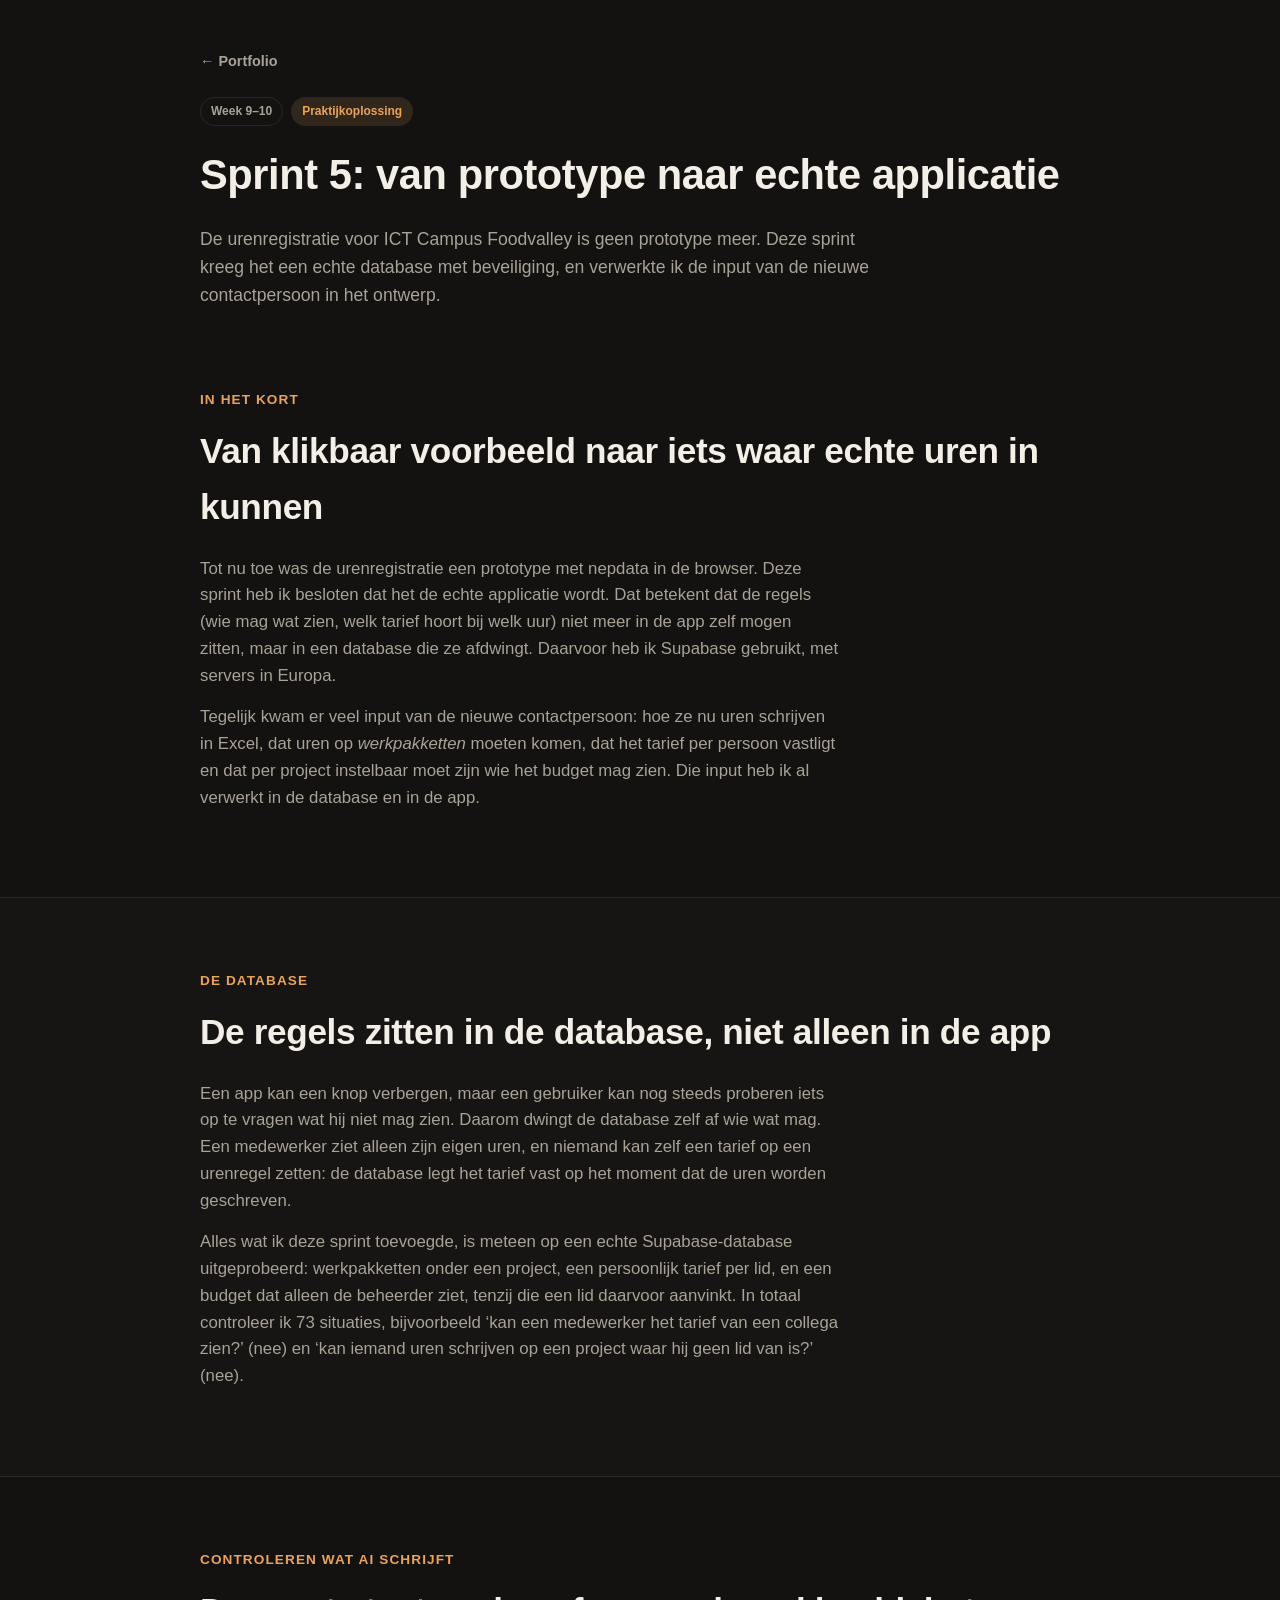
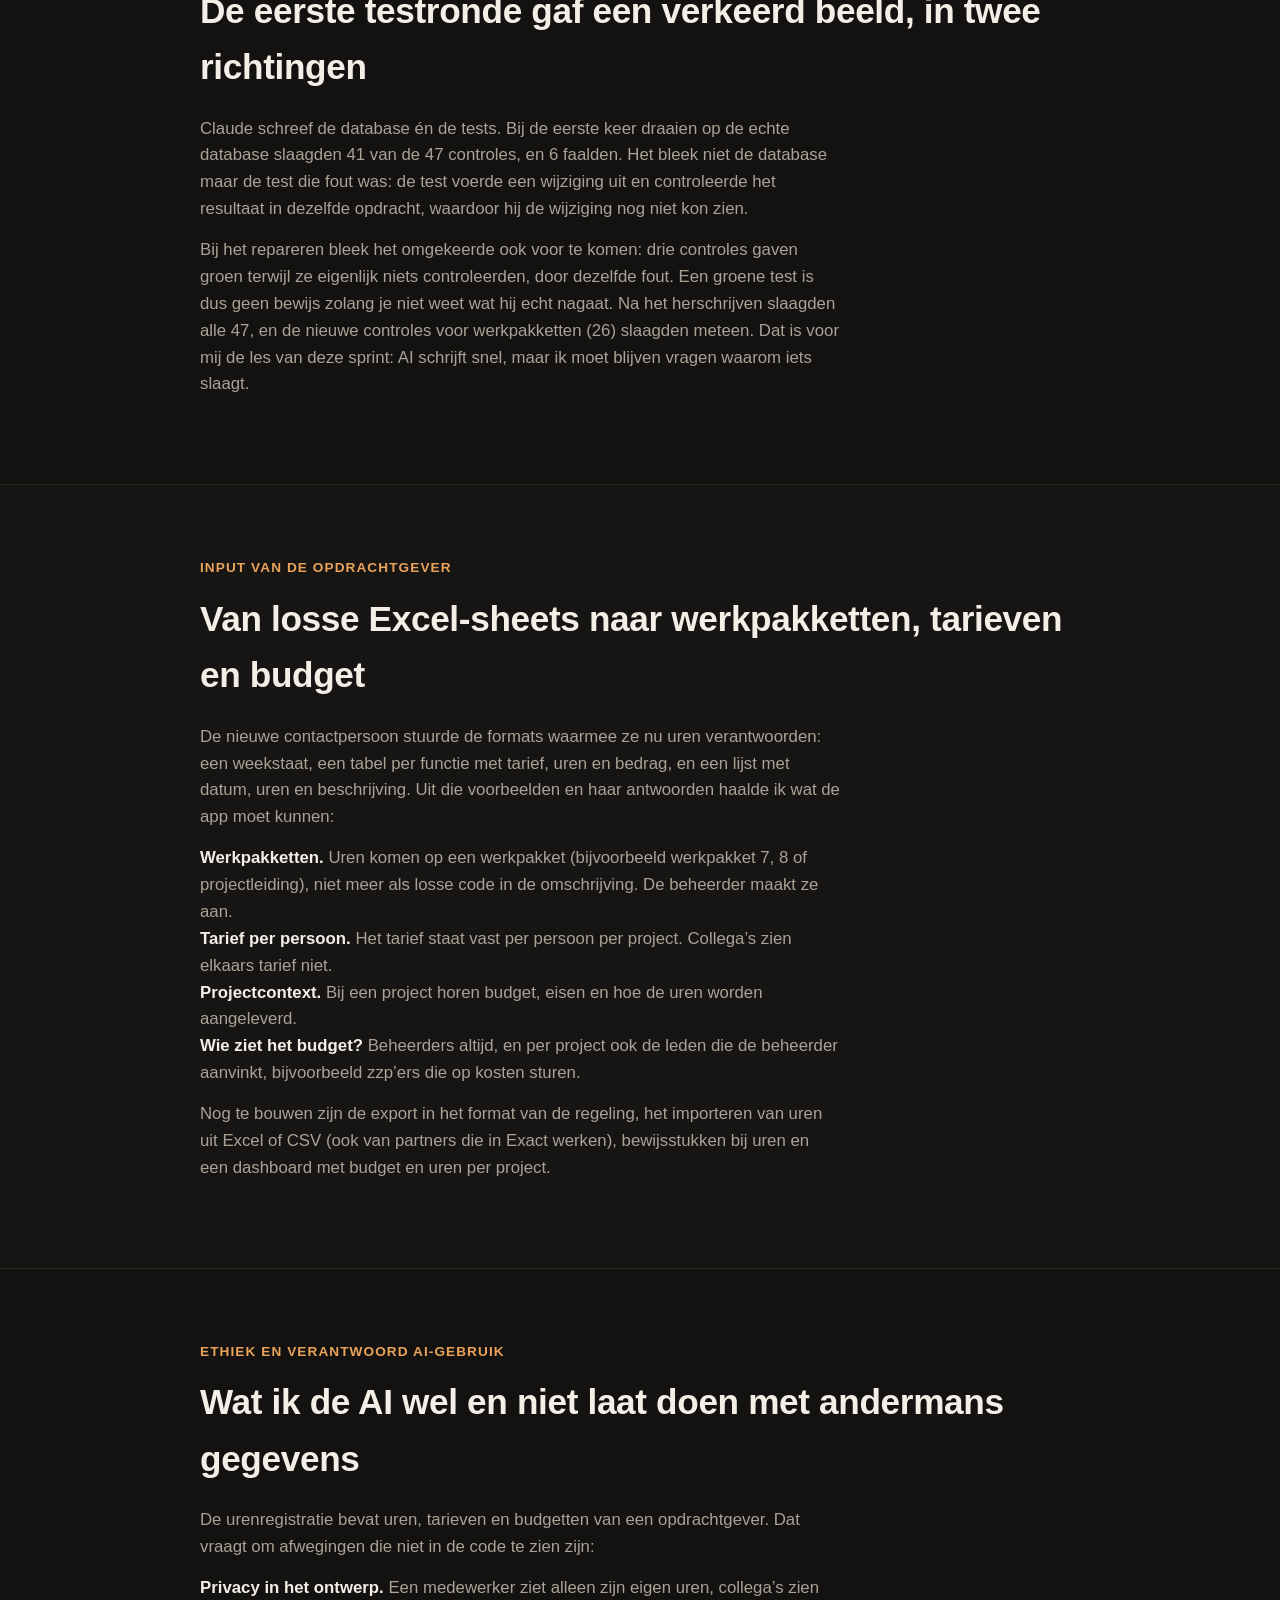
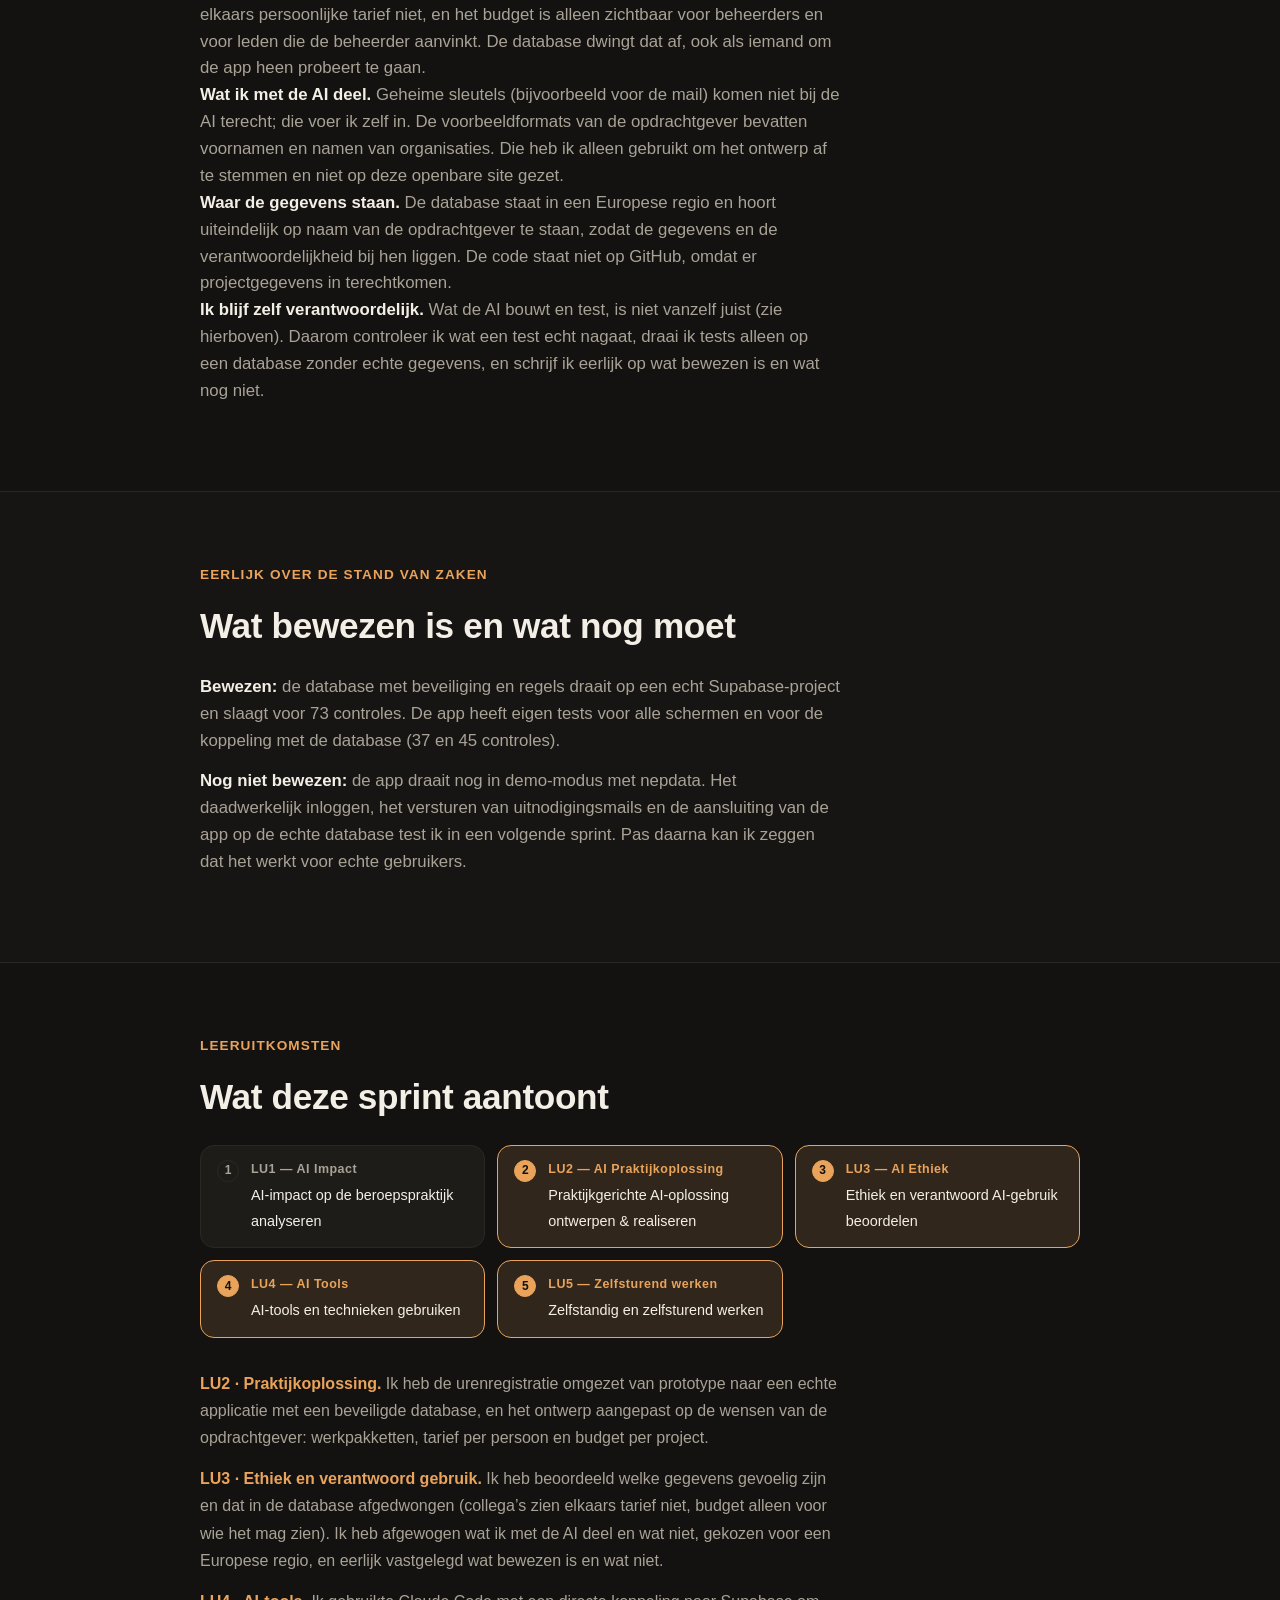
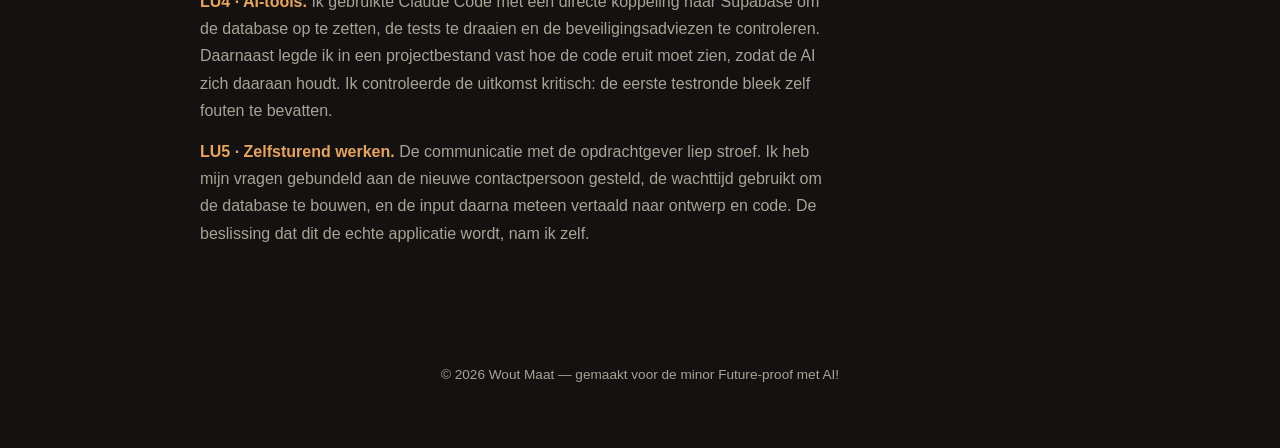
<file: projects/sprint-5/index.html>
<!DOCTYPE html>
<html lang="nl">
<head>
  <meta charset="UTF-8" />
  <meta name="viewport" content="width=device-width, initial-scale=1.0" />
  <title>Sprint 5: van prototype naar echte applicatie — Wout Maat</title>
  <meta name="description" content="De urenregistratie voor ICT Campus Foodvalley is geen prototype meer: een echte database met beveiliging, getest op Supabase, en het ontwerp op basis van de input van de nieuwe contactpersoon." />
  <link rel="stylesheet" href="../../style.css" />
</head>
<body>

  <header class="project-header">
    <div class="project-header__inner">
      <a href="../../index.html#projecten" class="back-link">&larr; Portfolio</a>
    </div>
  </header>

  <main class="project-page">

    <!-- ============ TITEL ============ -->
    <section class="section" style="padding-top: 0;">
      <div class="section__inner reveal">
        <div class="project-hero__meta">
          <span class="project-card__week">Week 9–10</span>
          <span class="project-card__tag">Praktijkoplossing</span>
        </div>
        <div class="project-hero">
          <h1>Sprint 5: van prototype naar echte applicatie</h1>
          <p class="project-hero__lede">De urenregistratie voor ICT Campus Foodvalley is geen prototype meer. Deze sprint kreeg het een echte database met beveiliging, en verwerkte ik de input van de nieuwe contactpersoon in het ontwerp.</p>
        </div>
      </div>
    </section>

    <!-- ============ IN HET KORT ============ -->
    <section class="section">
      <div class="section__inner reveal">
        <p class="section__label">In het kort</p>
        <h2 class="section__title">Van klikbaar voorbeeld naar iets waar echte uren in kunnen</h2>
        <p class="section__text">
          Tot nu toe was de urenregistratie een prototype met nepdata in de browser. Deze sprint heb ik
          besloten dat het de echte applicatie wordt. Dat betekent dat de regels (wie mag wat zien, welk
          tarief hoort bij welk uur) niet meer in de app zelf mogen zitten, maar in een database die ze
          afdwingt. Daarvoor heb ik Supabase gebruikt, met servers in Europa.
        </p>
        <p class="section__text">
          Tegelijk kwam er veel input van de nieuwe contactpersoon: hoe ze nu uren schrijven in Excel,
          dat uren op <em>werkpakketten</em> moeten komen, dat het tarief per persoon vastligt en dat
          per project instelbaar moet zijn wie het budget mag zien. Die input heb ik al verwerkt in de
          database en in de app.
        </p>
      </div>
    </section>

    <!-- ============ DE ECHTE DATABASE ============ -->
    <section class="section section--alt">
      <div class="section__inner reveal">
        <p class="section__label">De database</p>
        <h2 class="section__title">De regels zitten in de database, niet alleen in de app</h2>
        <p class="section__text">
          Een app kan een knop verbergen, maar een gebruiker kan nog steeds proberen iets op te vragen
          wat hij niet mag zien. Daarom dwingt de database zelf af wie wat mag. Een medewerker ziet
          alleen zijn eigen uren, en niemand kan zelf een tarief op een urenregel zetten: de database
          legt het tarief vast op het moment dat de uren worden geschreven.
        </p>
        <p class="section__text">
          Alles wat ik deze sprint toevoegde, is meteen op een echte Supabase-database uitgeprobeerd:
          werkpakketten onder een project, een persoonlijk tarief per lid, en een budget dat alleen de
          beheerder ziet, tenzij die een lid daarvoor aanvinkt. In totaal controleer ik 73 situaties,
          bijvoorbeeld &lsquo;kan een medewerker het tarief van een collega zien?&rsquo; (nee) en
          &lsquo;kan iemand uren schrijven op een project waar hij geen lid van is?&rsquo; (nee).
        </p>
      </div>
    </section>

    <!-- ============ CONTROLEREN WAT AI SCHRIJFT ============ -->
    <section class="section">
      <div class="section__inner reveal">
        <p class="section__label">Controleren wat AI schrijft</p>
        <h2 class="section__title">De eerste testronde gaf een verkeerd beeld, in twee richtingen</h2>
        <p class="section__text">
          Claude schreef de database én de tests. Bij de eerste keer draaien op de echte database slaagden
          41 van de 47 controles, en 6 faalden. Het bleek niet de database maar de test die fout was:
          de test voerde een wijziging uit en controleerde het resultaat in dezelfde opdracht, waardoor
          hij de wijziging nog niet kon zien.
        </p>
        <p class="section__text">
          Bij het repareren bleek het omgekeerde ook voor te komen: drie controles gaven groen terwijl
          ze eigenlijk niets controleerden, door dezelfde fout. Een groene test is dus geen bewijs
          zolang je niet weet wat hij echt nagaat. Na het herschrijven slaagden alle 47, en de nieuwe
          controles voor werkpakketten (26) slaagden meteen. Dat is voor mij de les van deze sprint:
          AI schrijft snel, maar ik moet blijven vragen waarom iets slaagt.
        </p>
      </div>
    </section>

    <!-- ============ INPUT OPDRACHTGEVER ============ -->
    <section class="section section--alt">
      <div class="section__inner reveal">
        <p class="section__label">Input van de opdrachtgever</p>
        <h2 class="section__title">Van losse Excel-sheets naar werkpakketten, tarieven en budget</h2>
        <p class="section__text">
          De nieuwe contactpersoon stuurde de formats waarmee ze nu uren verantwoorden: een weekstaat,
          een tabel per functie met tarief, uren en bedrag, en een lijst met datum, uren en
          beschrijving. Uit die voorbeelden en haar antwoorden haalde ik wat de app moet kunnen:
        </p>
        <ul class="section__text">
          <li><strong>Werkpakketten.</strong> Uren komen op een werkpakket (bijvoorbeeld werkpakket 7, 8 of projectleiding), niet meer als losse code in de omschrijving. De beheerder maakt ze aan.</li>
          <li><strong>Tarief per persoon.</strong> Het tarief staat vast per persoon per project. Collega&rsquo;s zien elkaars tarief niet.</li>
          <li><strong>Projectcontext.</strong> Bij een project horen budget, eisen en hoe de uren worden aangeleverd.</li>
          <li><strong>Wie ziet het budget?</strong> Beheerders altijd, en per project ook de leden die de beheerder aanvinkt, bijvoorbeeld zzp&rsquo;ers die op kosten sturen.</li>
        </ul>
        <p class="section__text">
          Nog te bouwen zijn de export in het format van de regeling, het importeren van uren uit Excel of
          CSV (ook van partners die in Exact werken), bewijsstukken bij uren en een dashboard met budget
          en uren per project.
        </p>
      </div>
    </section>

    <!-- ============ ETHIEK ============ -->
    <section class="section">
      <div class="section__inner reveal">
        <p class="section__label">Ethiek en verantwoord AI-gebruik</p>
        <h2 class="section__title">Wat ik de AI wel en niet laat doen met andermans gegevens</h2>
        <p class="section__text">
          De urenregistratie bevat uren, tarieven en budgetten van een opdrachtgever. Dat vraagt om
          afwegingen die niet in de code te zien zijn:
        </p>
        <ul class="section__text">
          <li><strong>Privacy in het ontwerp.</strong> Een medewerker ziet alleen zijn eigen uren, collega&rsquo;s zien elkaars persoonlijke tarief niet, en het budget is alleen zichtbaar voor beheerders en voor leden die de beheerder aanvinkt. De database dwingt dat af, ook als iemand om de app heen probeert te gaan.</li>
          <li><strong>Wat ik met de AI deel.</strong> Geheime sleutels (bijvoorbeeld voor de mail) komen niet bij de AI terecht; die voer ik zelf in. De voorbeeldformats van de opdrachtgever bevatten voornamen en namen van organisaties. Die heb ik alleen gebruikt om het ontwerp af te stemmen en niet op deze openbare site gezet.</li>
          <li><strong>Waar de gegevens staan.</strong> De database staat in een Europese regio en hoort uiteindelijk op naam van de opdrachtgever te staan, zodat de gegevens en de verantwoordelijkheid bij hen liggen. De code staat niet op GitHub, omdat er projectgegevens in terechtkomen.</li>
          <li><strong>Ik blijf zelf verantwoordelijk.</strong> Wat de AI bouwt en test, is niet vanzelf juist (zie hierboven). Daarom controleer ik wat een test echt nagaat, draai ik tests alleen op een database zonder echte gegevens, en schrijf ik eerlijk op wat bewezen is en wat nog niet.</li>
        </ul>
      </div>
    </section>

    <!-- ============ WAT NOG NIET AF IS ============ -->
    <section class="section section--alt">
      <div class="section__inner reveal">
        <p class="section__label">Eerlijk over de stand van zaken</p>
        <h2 class="section__title">Wat bewezen is en wat nog moet</h2>
        <p class="section__text">
          <strong>Bewezen:</strong> de database met beveiliging en regels draait op een echt
          Supabase-project en slaagt voor 73 controles. De app heeft eigen tests voor alle schermen en
          voor de koppeling met de database (37 en 45 controles).
        </p>
        <p class="section__text">
          <strong>Nog niet bewezen:</strong> de app draait nog in demo-modus met nepdata. Het
          daadwerkelijk inloggen, het versturen van uitnodigingsmails en de aansluiting van de app op
          de echte database test ik in een volgende sprint. Pas daarna kan ik zeggen dat het werkt voor
          echte gebruikers.
        </p>
      </div>
    </section>

    <!-- ============ LEERUITKOMSTEN ============
         lu-pill--done = aangetoond; lu-pill--approved erbij zodra een docent het heeft goedgekeurd.
         Deze sprint: LU2, LU3, LU4 en LU5 aangetoond. -->
    <section class="section">
      <div class="section__inner reveal">
        <p class="section__label">Leeruitkomsten</p>
        <h2 class="section__title">Wat deze sprint aantoont</h2>
        <div class="lu-grid">
          <div class="lu-pill">
            <span class="lu-pill__mark">1</span>
            <span><span class="lu-pill__code">LU1 — AI Impact</span><span class="lu-pill__label">AI-impact op de beroepspraktijk analyseren</span></span>
          </div>
          <div class="lu-pill lu-pill--done">
            <span class="lu-pill__mark">2</span>
            <span><span class="lu-pill__code">LU2 — AI Praktijkoplossing</span><span class="lu-pill__label">Praktijkgerichte AI-oplossing ontwerpen &amp; realiseren</span></span>
          </div>
          <div class="lu-pill lu-pill--done">
            <span class="lu-pill__mark">3</span>
            <span><span class="lu-pill__code">LU3 — AI Ethiek</span><span class="lu-pill__label">Ethiek en verantwoord AI-gebruik beoordelen</span></span>
          </div>
          <div class="lu-pill lu-pill--done">
            <span class="lu-pill__mark">4</span>
            <span><span class="lu-pill__code">LU4 — AI Tools</span><span class="lu-pill__label">AI-tools en technieken gebruiken</span></span>
          </div>
          <div class="lu-pill lu-pill--done">
            <span class="lu-pill__mark">5</span>
            <span><span class="lu-pill__code">LU5 — Zelfsturend werken</span><span class="lu-pill__label">Zelfstandig en zelfsturend werken</span></span>
          </div>
        </div>
        <div class="lu-explain">
          <p>
            <strong>LU2 · Praktijkoplossing.</strong> Ik heb de urenregistratie omgezet van prototype naar
            een echte applicatie met een beveiligde database, en het ontwerp aangepast op de wensen van
            de opdrachtgever: werkpakketten, tarief per persoon en budget per project.
          </p>
          <p>
            <strong>LU3 · Ethiek en verantwoord gebruik.</strong> Ik heb beoordeeld welke gegevens
            gevoelig zijn en dat in de database afgedwongen (collega&rsquo;s zien elkaars tarief niet,
            budget alleen voor wie het mag zien). Ik heb afgewogen wat ik met de AI deel en wat niet,
            gekozen voor een Europese regio, en eerlijk vastgelegd wat bewezen is en wat niet.
          </p>
          <p>
            <strong>LU4 · AI-tools.</strong> Ik gebruikte Claude Code met een directe koppeling naar
            Supabase om de database op te zetten, de tests te draaien en de beveiligingsadviezen te
            controleren. Daarnaast legde ik in een projectbestand vast hoe de code eruit moet zien, zodat
            de AI zich daaraan houdt. Ik controleerde de uitkomst kritisch: de eerste testronde bleek zelf
            fouten te bevatten.
          </p>
          <p>
            <strong>LU5 · Zelfsturend werken.</strong> De communicatie met de opdrachtgever liep stroef.
            Ik heb mijn vragen gebundeld aan de nieuwe contactpersoon gesteld, de wachttijd
            gebruikt om de database te bouwen, en de input daarna meteen vertaald naar ontwerp en code.
            De beslissing dat dit de echte applicatie wordt, nam ik zelf.
          </p>
        </div>
      </div>
    </section>

  </main>

  <footer class="footer">
    <p>© <span id="year"></span> Wout Maat — gemaakt voor de minor Future-proof met AI!</p>
  </footer>

  <script src="../../script.js"></script>
</body>
</html>
</file>
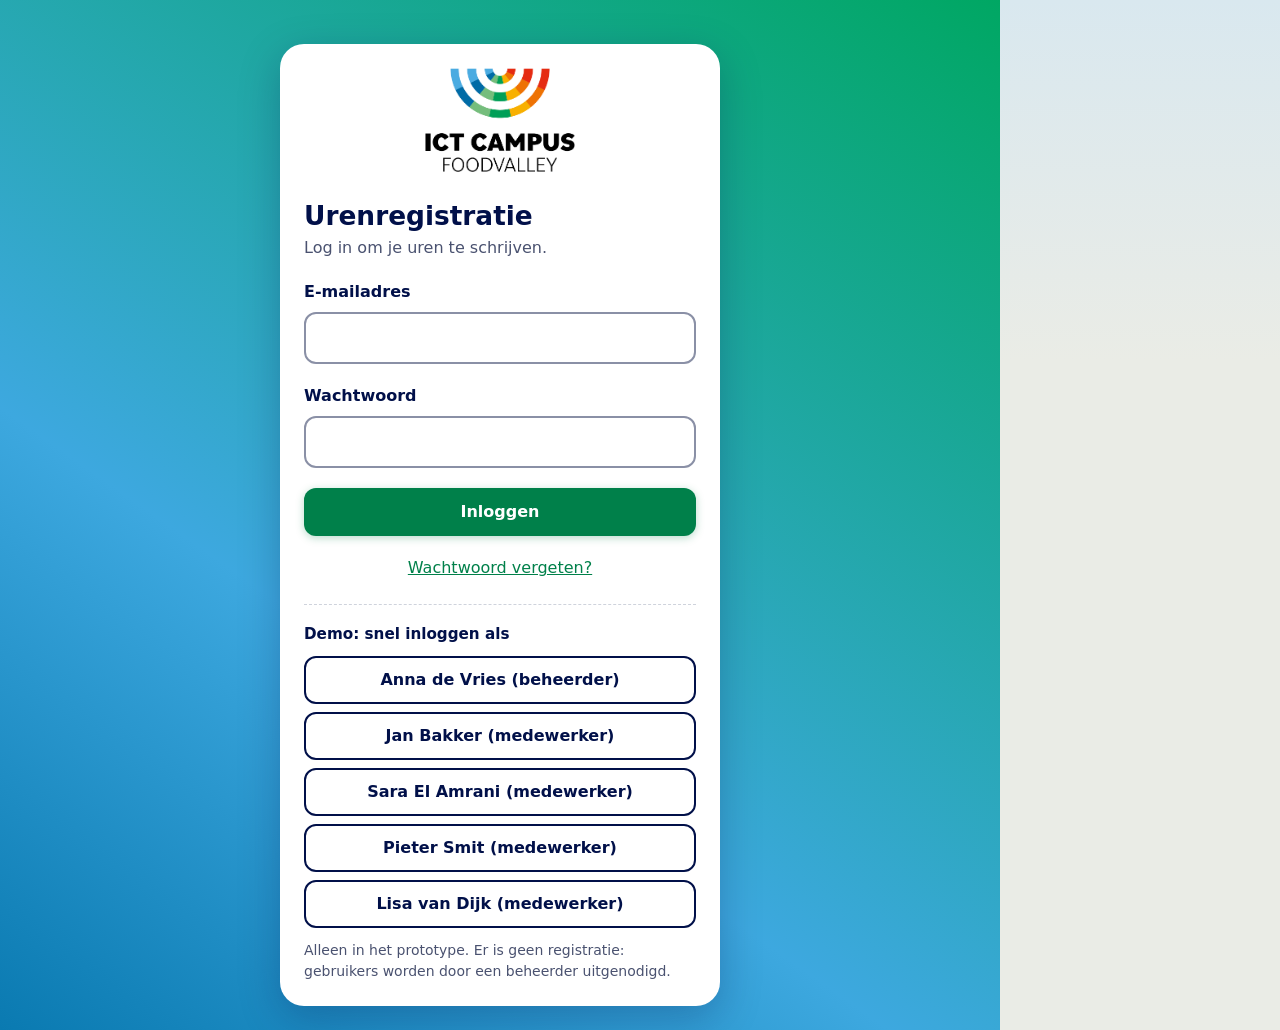
<file: projects/sprint-3/prototype/index.html>
<!doctype html>
<html lang="nl">
<head>
  <meta charset="utf-8">
  <meta name="viewport" content="width=device-width, initial-scale=1, viewport-fit=cover">
  <title>Urenregistratie – ICT Campus Foodvalley</title>
  <meta name="theme-color" content="#011049">
  <meta name="description" content="Prototype urenregistratie voor ICT Campus Foodvalley">
  <link rel="icon" href="assets/logo-icon.png" type="image/png">
  <link rel="manifest" href="manifest.webmanifest">
  <link rel="stylesheet" href="styles.css">
</head>
<body>
  <noscript>Deze app heeft JavaScript nodig.</noscript>

  <!-- De hele interface wordt door js/app.js in #app getekend. -->
  <div id="app"></div>
  <!-- Korte meldingen (toasts); aria-live zodat schermlezers ze voorlezen. -->
  <div id="toasts" role="status" aria-live="polite"></div>

  <!--
    Geen buildstap: gewone scripts die elk één global (U, Seed, Store, PDF, Exports, V, Views,
    App) neerzetten. De volgorde is belangrijk: een bestand mag alleen gebruiken wat er
    eerder in deze lijst staat.
  -->
  <script src="js/ui.js"></script>
  <script src="js/seed.js"></script>
  <script src="js/store.js"></script>
  <script src="js/pdf.js"></script>
  <script src="js/export.js"></script>
  <script src="js/views/common.js"></script>
  <script src="js/views/login.js"></script>
  <script src="js/views/home.js"></script>
  <script src="js/views/log.js"></script>
  <script src="js/views/myhours.js"></script>
  <script src="js/views/meetings.js"></script>
  <script src="js/views/projects.js"></script>
  <script src="js/views/overview.js"></script>
  <script src="js/views/users.js"></script>
  <script src="js/views/more.js"></script>
  <script src="js/app.js"></script>
</body>
</html>
</file>
<file: style.css>
/* ============================================================
   Portfolio — donker thema "Smidse": warm grafiet met amber
   ============================================================ */

:root {
  --bg: #131210;
  --bg-alt: #171513;
  --surface: #1e1c19;
  --border: #2b2824;
  --text: #f4efe6;
  --text-muted: #a9a296;
  --accent: #e9a35b;
  --accent-soft: rgba(233, 163, 91, 0.14);
  --on-accent: #1a120a;
  --nav-bg: rgba(19, 18, 16, 0.8);
  --success: #8fc98a;
  --radius: 14px;
  --max-width: 880px;
  --space-section: clamp(64px, 10vw, 120px);
  font-size: 16px;
}

* {
  box-sizing: border-box;
}

html {
  scroll-behavior: smooth;
}

body {
  margin: 0;
  background: var(--bg);
  color: var(--text);
  font-family: -apple-system, BlinkMacSystemFont, "Segoe UI", Roboto, Helvetica, Arial, sans-serif;
  line-height: 1.6;
  -webkit-font-smoothing: antialiased;
}

a {
  color: inherit;
  text-decoration: none;
}

ul {
  margin: 0;
  padding: 0;
  list-style: none;
}

img {
  max-width: 100%;
  display: block;
}

/* ============ NAV ============ */

.nav {
  position: sticky;
  top: 0;
  z-index: 50;
  background: var(--nav-bg);
  backdrop-filter: blur(10px);
  border-bottom: 1px solid var(--border);
}

.nav__inner {
  max-width: var(--max-width);
  margin: 0 auto;
  padding: 16px 24px;
  display: flex;
  align-items: center;
  justify-content: space-between;
}

.nav__logo {
  font-weight: 700;
  letter-spacing: 0.02em;
}

.nav__links {
  display: flex;
  gap: 28px;
}

.nav__links a {
  font-size: 0.9rem;
  color: var(--text-muted);
  transition: color 0.2s ease;
}

.nav__links a:hover,
.nav__links a.active {
  color: var(--text);
}

.nav__toggle {
  display: none;
  flex-direction: column;
  justify-content: center;
  gap: 5px;
  width: 32px;
  height: 32px;
  background: none;
  border: none;
  cursor: pointer;
  padding: 0;
}

.nav__toggle span {
  display: block;
  height: 2px;
  background: var(--text);
  border-radius: 2px;
  transition: transform 0.25s ease, opacity 0.25s ease;
}

/* ============ HERO ============ */

.hero {
  min-height: 88vh;
  display: flex;
  align-items: center;
  justify-content: center;
  position: relative;
  padding: 80px 24px 120px;
}

.hero__inner {
  max-width: var(--max-width);
  width: 100%;
  display: flex;
  align-items: center;
  justify-content: space-between;
  gap: 48px;
}

.hero__text {
  text-align: left;
  flex: 1;
  min-width: 0;
}

.eyebrow {
  color: var(--accent);
  font-size: 0.85rem;
  font-weight: 600;
  letter-spacing: 0.08em;
  text-transform: uppercase;
  margin: 0 0 16px;
}

.hero h1 {
  font-size: clamp(2.4rem, 6vw, 4rem);
  line-height: 1.1;
  margin: 0 0 20px;
  font-weight: 700;
  letter-spacing: -0.02em;
}

.accent {
  color: var(--accent);
}

.hero__subtitle {
  font-size: clamp(1.05rem, 2vw, 1.25rem);
  color: var(--text-muted);
  max-width: 560px;
  margin: 0 0 36px;
}

.hero__cta {
  display: flex;
  gap: 14px;
  flex-wrap: wrap;
}

.btn {
  display: inline-flex;
  align-items: center;
  gap: 8px;
  padding: 13px 24px;
  border-radius: 999px;
  font-size: 0.95rem;
  font-weight: 600;
  transition: transform 0.2s ease, background 0.2s ease, border-color 0.2s ease;
  border: 1px solid transparent;
}

.btn--primary {
  background: var(--accent);
  color: var(--on-accent);
}

.btn--primary:hover {
  transform: translateY(-2px);
}

.btn--ghost {
  border-color: var(--border);
  color: var(--text);
}

.btn--ghost:hover {
  border-color: var(--accent);
  color: var(--accent);
}

.hero__photo {
  flex-shrink: 0;
  width: clamp(140px, 20vw, 220px);
  height: clamp(140px, 20vw, 220px);
  border-radius: 50%;
  overflow: hidden;
  border: 1px solid var(--border);
  background: var(--surface);
}

.hero__photo img {
  width: 100%;
  height: 100%;
  object-fit: cover;
}

.hero__photo-fallback {
  display: none;
  width: 100%;
  height: 100%;
  align-items: center;
  justify-content: center;
  font-size: clamp(2rem, 5vw, 3rem);
  font-weight: 700;
  color: var(--accent);
  background: var(--accent-soft);
}

.scroll-cue {
  position: absolute;
  bottom: 40px;
  left: 50%;
  transform: translateX(-50%);
  width: 24px;
  height: 40px;
  border: 2px solid var(--border);
  border-radius: 14px;
  display: flex;
  justify-content: center;
  padding-top: 8px;
}

.scroll-cue span {
  width: 4px;
  height: 8px;
  border-radius: 2px;
  background: var(--accent);
  animation: scrollCue 1.6s ease-in-out infinite;
}

@keyframes scrollCue {
  0% { opacity: 0; transform: translateY(0); }
  40% { opacity: 1; }
  100% { opacity: 0; transform: translateY(10px); }
}

/* ============ SECTIONS ============ */

.section {
  padding: var(--space-section) 24px;
}

.section--alt {
  background: var(--bg-alt);
  border-top: 1px solid var(--border);
  border-bottom: 1px solid var(--border);
}

.section__inner {
  max-width: var(--max-width);
  margin: 0 auto;
}

.section__label {
  color: var(--accent);
  font-size: 0.85rem;
  font-weight: 600;
  letter-spacing: 0.08em;
  text-transform: uppercase;
  margin: 0 0 12px;
}

.section__title {
  font-size: clamp(1.6rem, 3.5vw, 2.2rem);
  font-weight: 700;
  letter-spacing: -0.01em;
  margin: 0 0 20px;
}

.section__text {
  color: var(--text-muted);
  max-width: 640px;
  font-size: 1.05rem;
}

.section__text--intro {
  margin-bottom: 40px;
}

.section__text strong {
  color: var(--text);
  font-weight: 600;
}

.section__subtitle {
  margin: 36px 0 4px;
  font-size: 1.15rem;
  color: var(--text);
}

/* Projectpagina's: compacter dan de homepage */
.project-page .section {
  padding-block: clamp(40px, 6vw, 72px);
}

.project-page .section:first-child {
  padding-bottom: 8px;
}

.project-page .section__text {
  margin: 0 0 14px;
}

.project-page .section__subtitle {
  margin-top: 28px;
}

/* Intro met een afbeelding ernaast (valt op mobiel onder de tekst) */
.intro-split {
  display: grid;
  grid-template-columns: minmax(0, 1fr) 270px;
  gap: 48px;
  align-items: center;
}

.intro-split--reverse {
  grid-template-columns: 270px minmax(0, 1fr);
}

.intro-split__media {
  margin: 0;
}

.intro-split__media img {
  width: 100%;
  height: auto;
  display: block;
}

@media (max-width: 700px) {
  .intro-split {
    grid-template-columns: minmax(0, 1fr);
    gap: 24px;
  }

  .intro-split__media {
    max-width: 240px;
    margin: 0 auto;
  }

  /* Op mobiel altijd eerst de tekst, dan de afbeelding */
  .intro-split--reverse .intro-split__media {
    order: 2;
  }
}

/* Korte uitleg per leeruitkomst, onder de LU-pillen */
.lu-explain {
  display: grid;
  gap: 14px;
  max-width: 640px;
  margin-top: 32px;
}

.lu-explain p {
  margin: 0;
  color: var(--text-muted);
  line-height: 1.7;
}

.lu-explain strong {
  color: var(--accent);
  font-weight: 600;
}

/* ============ PROJECTS ============ */

.projects {
  display: grid;
  grid-template-columns: repeat(auto-fill, minmax(280px, 1fr));
  gap: 20px;
}

.project-card {
  background: var(--surface);
  border: 1px solid var(--border);
  border-radius: var(--radius);
  display: flex;
  flex-direction: column;
  gap: 0;
  transition: transform 0.25s ease, border-color 0.25s ease;
  overflow: hidden;
}

.project-card:hover {
  transform: translateY(-4px);
  border-color: var(--accent);
}

.project-card--placeholder {
  border-style: dashed;
  opacity: 0.6;
}

.project-card--placeholder:hover {
  transform: none;
  border-color: var(--border);
}

.project-card[hidden] {
  display: none;
}

.project-card__cover {
  aspect-ratio: 16 / 10;
  width: 100%;
  min-height: 0;
  flex-shrink: 0;
  overflow: hidden;
  background: linear-gradient(135deg, var(--accent-soft), var(--surface) 70%);
  border-bottom: 1px solid var(--border);
}

.project-card__cover img {
  display: block;
  width: 100%;
  height: 100%;
  object-fit: cover;
  object-position: center;
}

.project-card__body {
  padding: 24px;
  display: flex;
  flex-direction: column;
  gap: 12px;
  flex: 1;
}

.project-card__meta {
  display: flex;
  gap: 8px;
  flex-wrap: wrap;
}

.project-card__week,
.project-card__tag {
  font-size: 0.75rem;
  font-weight: 600;
  padding: 4px 10px;
  border-radius: 999px;
  color: var(--text-muted);
  border: 1px solid var(--border);
}

.project-card__tag {
  color: var(--accent);
  background: var(--accent-soft);
  border-color: transparent;
}

.project-card__title {
  font-size: 1.15rem;
  font-weight: 700;
  margin: 0;
}

.project-card__desc {
  color: var(--text-muted);
  font-size: 0.95rem;
  margin: 0;
  flex: 1;
}

/* ============ PROJECT DETAIL PAGE ============ */

.project-header {
  padding: 48px 24px 0;
}

.project-header__inner {
  max-width: var(--max-width);
  margin: 0 auto;
}

.back-link {
  display: inline-flex;
  align-items: center;
  gap: 6px;
  font-size: 0.9rem;
  font-weight: 600;
  color: var(--text-muted);
  margin-bottom: 24px;
  transition: color 0.2s ease;
}

.back-link:hover {
  color: var(--accent);
}

.project-hero__meta {
  display: flex;
  gap: 8px;
  flex-wrap: wrap;
  margin-bottom: 16px;
}

.project-hero h1 {
  font-size: clamp(1.8rem, 4vw, 2.6rem);
  font-weight: 700;
  letter-spacing: -0.01em;
  margin: 0 0 16px;
}

.project-hero__lede {
  color: var(--text-muted);
  font-size: 1.1rem;
  max-width: 680px;
  margin: 0;
}

.gallery {
  display: grid;
  grid-template-columns: repeat(2, minmax(0, 1fr));
  gap: 14px;
}

.gallery__item {
  aspect-ratio: 4 / 3;
  border-radius: var(--radius);
  overflow: hidden;
  background: var(--surface);
  border: 1px solid var(--border);
}

.gallery__item img {
  display: block;
  width: 100%;
  height: 100%;
  object-fit: cover;
  object-position: center;
}

.gallery__item[hidden] {
  display: none;
}

.lu-grid {
  display: grid;
  grid-template-columns: repeat(auto-fit, minmax(220px, 1fr));
  gap: 12px;
}

.lu-pill {
  position: relative;
  display: flex;
  align-items: flex-start;
  gap: 12px;
  padding: 14px 16px;
  border-radius: var(--radius);
  border: 1px solid var(--border);
  background: var(--surface);
}

.lu-pill__approved {
  display: none;
  position: absolute;
  top: -8px;
  right: -8px;
  width: 22px;
  height: 22px;
  align-items: center;
  justify-content: center;
  border-radius: 50%;
  background: var(--success);
  border: 2px solid var(--bg);
  color: var(--bg);
}

.lu-pill--approved .lu-pill__approved {
  display: flex;
}

.lu-pill__mark {
  flex: none;
  width: 22px;
  height: 22px;
  border-radius: 50%;
  display: flex;
  align-items: center;
  justify-content: center;
  font-size: 0.75rem;
  font-weight: 700;
  border: 1px solid var(--border);
  color: var(--text-muted);
}

.lu-pill--done {
  border-color: var(--accent);
  background: var(--accent-soft);
}

.lu-pill--done .lu-pill__mark {
  background: var(--accent);
  border-color: var(--accent);
  color: var(--bg);
}

.lu-pill__code {
  font-size: 0.78rem;
  font-weight: 700;
  letter-spacing: 0.04em;
  color: var(--text-muted);
  display: block;
  margin-bottom: 2px;
}

.lu-pill--done .lu-pill__code {
  color: var(--accent);
}

.lu-pill__label {
  font-size: 0.9rem;
  color: var(--text);
}

.lu-pill--muted {
  opacity: 0.55;
}

.project-links {
  display: flex;
  flex-wrap: wrap;
  gap: 12px;
}

.download {
  display: inline-flex;
  align-items: center;
  gap: 6px;
  font-size: 0.85rem;
  font-weight: 600;
  color: var(--accent);
  border: 1px solid var(--border);
  padding: 8px 14px;
  border-radius: 999px;
  transition: border-color 0.2s ease, background 0.2s ease;
}

.download:hover {
  border-color: var(--accent);
  background: var(--accent-soft);
}

/* ============ SKILLS ============ */

.skills {
  display: flex;
  flex-wrap: wrap;
  gap: 12px;
}

.skills li {
  background: var(--surface);
  border: 1px solid var(--border);
  padding: 10px 18px;
  border-radius: 999px;
  font-size: 0.9rem;
  color: var(--text-muted);
}

/* ============ CONTACT ============ */

.contact-links {
  display: flex;
  gap: 24px;
  flex-wrap: wrap;
  margin-top: 8px;
}

.contact-links a {
  font-weight: 600;
  color: var(--accent);
  border-bottom: 1px solid transparent;
  transition: border-color 0.2s ease;
}

.contact-links a:hover {
  border-color: var(--accent);
}

/* ============ FOOTER ============ */

.footer {
  padding: 32px 24px 48px;
  text-align: center;
  color: var(--text-muted);
  font-size: 0.85rem;
}

/* ============ BACK TO TOP ============ */

.back-to-top {
  position: fixed;
  bottom: 24px;
  right: 24px;
  width: 44px;
  height: 44px;
  border-radius: 50%;
  background: var(--surface);
  border: 1px solid var(--border);
  color: var(--text);
  font-size: 1.1rem;
  cursor: pointer;
  opacity: 0;
  pointer-events: none;
  transform: translateY(10px);
  transition: opacity 0.25s ease, transform 0.25s ease, border-color 0.2s ease;
  z-index: 40;
}

.back-to-top.visible {
  opacity: 1;
  pointer-events: auto;
  transform: translateY(0);
}

.back-to-top:hover {
  border-color: var(--accent);
  color: var(--accent);
}

/* ============ REVEAL ANIMATION ============ */

.reveal {
  opacity: 0;
  transform: translateY(16px);
  transition: opacity 0.7s ease, transform 0.7s ease;
}

.reveal.is-visible {
  opacity: 1;
  transform: translateY(0);
}

/* ============ RESPONSIVE ============ */

@media (max-width: 700px) {
  .nav__toggle {
    display: flex;
  }

  .nav__links {
    position: absolute;
    top: 100%;
    left: 0;
    right: 0;
    background: var(--bg);
    border-bottom: 1px solid var(--border);
    flex-direction: column;
    gap: 0;
    max-height: 0;
    overflow: hidden;
    transition: max-height 0.3s ease;
  }

  .nav__links.open {
    max-height: 300px;
  }

  .nav__links a {
    padding: 16px 24px;
    border-top: 1px solid var(--border);
  }

  .hero {
    min-height: auto;
    padding: 100px 20px 80px;
  }

  .hero__inner {
    flex-direction: column-reverse;
    text-align: center;
    gap: 32px;
  }

  .hero__text {
    text-align: center;
  }

  .hero__cta {
    justify-content: center;
  }
}

@media (prefers-reduced-motion: reduce) {
  html {
    scroll-behavior: auto;
  }
  .reveal {
    opacity: 1;
    transform: none;
    transition: none;
  }
  .scroll-cue span {
    animation: none;
  }
}
</file>
<file: projects/sprint-3/prototype/styles.css>
/*
 * styles.css – huisstijl ICT Campus Foodvalley, mobile-first.
 *
 * Kleuren: navy #011049 (koppen/navigatie), groen #00A763 (accent), #00804A (knoppen met
 * witte tekst: haalt WCAG AA, #00A763 doet dat niet), achtergrond #EAECE6.
 * Gradient: de website gebruikt linear-gradient(35deg, #0A7AB1, #3DA8DF 36%, #00A763).
 * Die staat hier als --grad-brand en wordt alleen gebruikt op vlakken ZONDER tekst.
 * Waar witte tekst op staat gebruiken we --grad-deep (donkerder, wel AA).
 * De regenboogkleuren van het logo komen alleen terug als dunne lijn en projectstipjes.
 *
 * Spacing: één schaal (2/4/8/12/16/20/24/32 px als --s0 t/m --s7). Gebruik alleen deze variabelen.
 */
:root {
  --navy: #011049;
  --green: #00A763;
  --green-dark: #00804A;
  --green-darker: #006B3E;
  --blue: #0A7AB1;
  --sky: #3DA8DF;
  --orange: #F37A20;
  --bg: #EAECE6;
  --white: #fff;
  --text: #121a3a;
  --muted: #4a5270;
  --line: #cfd3dc;
  --line-soft: #e6e8ee;
  --danger: #b3261e;

  --grad-brand: linear-gradient(35deg, #0A7AB1, #3DA8DF 36%, #00A763);
  --grad-deep: linear-gradient(35deg, #064a6e, #0A7AB1 58%, #00804A);
  --grad-side: linear-gradient(180deg, #011049 0%, #03296a 100%);

  --s0: 2px;
  --s1: 4px;
  --s2: 8px;
  --s3: 12px;
  --s4: 16px;
  --s5: 20px;
  --s6: 24px;
  --s7: 32px;

  --radius: 16px;
  --radius-sm: 12px;
  --tap: 48px;
  --shadow: 0 1px 2px rgba(1, 16, 73, .06), 0 4px 14px rgba(1, 16, 73, .06);
  --font: "Bilo", "Nunito Sans", system-ui, -apple-system, "Segoe UI", Roboto, "Helvetica Neue", Arial, sans-serif;
}

*, *::before, *::after { box-sizing: border-box; }
html { -webkit-text-size-adjust: 100%; }
body {
  margin: 0; color: var(--text); font: 16px/1.5 var(--font);
  background: var(--bg);
  background-image: linear-gradient(180deg, #d9e8ef 0, var(--bg) 360px);
  background-repeat: no-repeat;
}
h1, h2, h3 { color: var(--navy); line-height: 1.25; margin: 0; }
h1 { font-size: 1.65rem; }
h2 { font-size: 1.15rem; }
h3 { font-size: 1rem; }
p { margin: 0 0 var(--s2); }
p:last-child { margin-bottom: 0; }
a { color: var(--green-dark); }
hr { border: 0; border-top: 1px solid var(--line-soft); margin: var(--s5) 0; }
small { color: var(--muted); }
h1:focus, main:focus { outline: none; }
:focus-visible { outline: 3px solid var(--blue); outline-offset: 2px; border-radius: 6px; }

.muted { color: var(--muted); }
.hint { color: var(--muted); font-size: .875rem; margin: var(--s2) 0 0; }
.center { text-align: center; margin-top: var(--s5); }
.icon { display: inline-flex; flex: none; }
.right { margin-left: auto; }
.skip { position: absolute; left: -999px; top: var(--s2); background: var(--white); padding: var(--s2) var(--s3); z-index: 100; }
.skip:focus { left: var(--s2); }

/* ---------- Knoppen ---------- */
.btn {
  display: inline-flex; align-items: center; justify-content: center; gap: var(--s2);
  min-height: var(--tap); padding: 0 var(--s5); border-radius: var(--radius-sm); border: 2px solid transparent;
  font: inherit; font-weight: 700; text-decoration: none; cursor: pointer; text-align: center;
  transition: background-color .15s, box-shadow .15s, transform .05s;
}
.btn:active { transform: translateY(1px); }
.btn.primary { background: var(--green-dark); color: #fff; box-shadow: 0 2px 8px rgba(0, 128, 74, .28); }
.btn.primary:hover { background: var(--green-darker); }
.btn.secondary { background: var(--white); color: var(--navy); border-color: var(--navy); }
.btn.secondary:hover { background: #f1f4f9; }
.btn.ghost { background: transparent; color: var(--navy); }
.btn.ghost:hover { background: rgba(1, 16, 73, .06); }
.btn.ghost.light { color: #fff; }
.btn.ghost.light:hover { background: rgba(255, 255, 255, .12); }
.btn.danger { background: #fff; color: var(--danger); border-color: var(--danger); }
.btn.big { min-height: 56px; font-size: 1.1rem; }
.btn.block { display: flex; width: 100%; }
.icon-btn { min-width: var(--tap); padding: 0; }
.btn-row { display: flex; flex-wrap: wrap; gap: var(--s3); margin-top: var(--s6); align-items: center; }
.card > .btn-row:first-child { margin-top: 0; }
/* Gestapelde acties in een kaart: altijd s3 ertussen */
.stack { display: flex; flex-direction: column; gap: var(--s3); }
.stack > * { margin: 0; }
.stack .quick { margin-top: var(--s1); }

/* ---------- Kaarten, paginakop ---------- */
.card {
  background: var(--white); border-radius: var(--radius); padding: var(--s5);
  margin-bottom: var(--s4); box-shadow: var(--shadow); border: 1px solid rgba(1, 16, 73, .05);
}
.card > h2 { margin-bottom: var(--s3); }
.card-head { display: flex; align-items: center; justify-content: space-between; gap: var(--s3); margin-bottom: var(--s3); }
.card-head h2 { margin: 0; }
.alert-card {
  border-left: 6px solid var(--orange);
  background: linear-gradient(135deg, #fff1e4 0%, #fff 55%);
}
.eyebrow { color: #8a3e00; font-weight: 700; font-size: .85rem; text-transform: uppercase; letter-spacing: .04em; margin: 0 0 var(--s1); }

.page-head { display: flex; flex-wrap: wrap; align-items: flex-start; justify-content: space-between; gap: var(--s3); margin: var(--s2) 0 var(--s6); }
.page-head h1::after { content: ""; display: block; width: 48px; height: 4px; border-radius: 2px; background: var(--grad-brand); margin-top: var(--s2); }
.page-head p { margin-top: var(--s1); }
.page-head .actions { display: flex; gap: var(--s2); align-items: center; }
.back { display: inline-flex; align-items: center; gap: var(--s1); min-height: 40px; color: var(--navy); font-weight: 600; text-decoration: none; }
.empty { background: var(--white); border-radius: var(--radius); padding: var(--s7) var(--s5); text-align: center; color: var(--muted); box-shadow: var(--shadow); }
.empty .btn { margin-top: var(--s4); }
.notice { background: #e6f4ec; border-radius: var(--radius-sm); padding: var(--s3) var(--s4); margin-top: var(--s5); color: #00502d; }
.error { color: var(--danger); font-weight: 600; margin: 0 0 var(--s3); }
.error:empty { display: none; }
.info { background: #eaf4fa; border-radius: var(--radius-sm); padding: var(--s3) var(--s4); color: var(--navy); margin: 0 0 var(--s5); }
.info:empty { display: none; }

.chip { display: inline-flex; align-items: center; gap: var(--s2); padding: var(--s1) var(--s3); border-radius: 999px; font-size: .8rem; font-weight: 700; white-space: nowrap; }
.chip.ok { background: #dff3e7; color: #00502d; }
.chip.warn { background: #fde9d6; color: #7a3500; }
.chip.muted { background: var(--line-soft); color: #3b4260; }
.chip.inline { margin-left: var(--s2); vertical-align: middle; }
.chip.link, .btn-chip {
  min-height: 40px; padding: 0 var(--s4); font-size: .95rem; background: var(--white); color: var(--navy);
  border: 2px solid var(--line); text-decoration: none; cursor: pointer; font-family: inherit;
}
.btn-chip[aria-pressed="true"] { background: var(--navy); border-color: var(--navy); color: #fff; }
.chips { display: flex; flex-wrap: wrap; gap: var(--s2); margin-top: var(--s3); }
/* Rij snelknoppen die altijd de volle breedte verdeelt (urenkeuze) */
.chips-fill { flex-wrap: nowrap; }
.chips-fill .btn-chip { flex: 1 1 0; min-width: 0; padding: 0; justify-content: center; }
.quick { display: flex; flex-wrap: wrap; gap: var(--s2); align-items: center; margin-top: var(--s4); }

.dot { width: 12px; height: 12px; border-radius: 50%; flex: none; display: inline-block; }

/* ---------- Formulieren ---------- */
.field { margin: 0 0 var(--s5); border: 0; padding: 0; min-width: 0; }
.field > label, .field > legend { display: block; font-weight: 700; color: var(--navy); margin: 0 0 var(--s2); padding: 0; }
.opt { font-weight: 400; color: var(--muted); }
input[type="text"], input[type="email"], input[type="password"], input[type="date"], input[type="time"], select, textarea {
  width: 100%; min-height: var(--tap); padding: var(--s3); font: inherit; color: var(--text);
  background: #fff; border: 2px solid #8a90a6; border-radius: var(--radius-sm);
}
textarea { min-height: 96px; resize: vertical; }
input:focus-visible, select:focus-visible, textarea:focus-visible { outline: 3px solid var(--blue); outline-offset: 1px; border-color: var(--navy); }
.two-col { display: grid; grid-template-columns: 1fr 1fr; gap: 0 var(--s3); }
.stepper { display: grid; grid-template-columns: var(--tap) 1fr var(--tap); gap: var(--s2); }
.stepper input { text-align: center; font-size: 1.4rem; font-weight: 700; }

/* Keuzelijst (radio of vinkje): één component, overal dezelfde spacing */
.choices { display: grid; gap: var(--s2); }
.choice {
  display: flex; align-items: center; gap: var(--s3); min-height: 56px; padding: var(--s3) var(--s4);
  background: #fff; border: 2px solid var(--line); border-radius: var(--radius-sm); cursor: pointer;
}
.choice:hover { border-color: #aeb4c4; }
.choice:has(input:checked) { border-color: var(--green-dark); background: #effaf4; }
.choice:has(input:focus-visible) { outline: 3px solid var(--blue); outline-offset: 2px; }
.choice input, .check input { width: 22px; height: 22px; accent-color: var(--green-dark); flex: none; margin: 0; }
.choice-text { display: flex; flex-direction: column; gap: var(--s0); font-weight: 700; color: var(--navy); line-height: 1.3; }
.choice-text small { font-weight: 400; }
/* Losstaand vinkje zonder kader */
.check { display: flex; align-items: center; gap: var(--s3); min-height: var(--tap); cursor: pointer; margin-bottom: var(--s3); }

.danger-zone { margin-top: var(--s6); padding-top: var(--s5); border-top: 1px solid var(--line-soft); }
.role-rows { display: grid; gap: var(--s3); margin-bottom: var(--s4); }
.role-row { display: grid; grid-template-columns: 1fr auto 96px auto auto; gap: var(--s2); align-items: center; }
.role-row .prefix, .role-row .suffix { color: var(--muted); }
.member-row { display: flex; flex-wrap: wrap; align-items: center; gap: var(--s3); padding: var(--s3) 0; border-bottom: 1px solid var(--line-soft); }
.member-row:last-child { border-bottom: 0; }
.member-name { flex: 1 1 160px; font-weight: 700; color: var(--navy); display: flex; flex-direction: column; gap: var(--s0); align-items: flex-start; }
.member-name small { font-weight: 400; }
.member-row select { flex: 1 1 200px; width: auto; }
.add-member h3 { margin-bottom: var(--s1); }
.add-member .two-col { margin-top: var(--s4); }
.filters { display: grid; grid-template-columns: 1fr 1fr; gap: 0 var(--s3); }

/* ---------- Lijsten ---------- */
.list { display: flex; flex-direction: column; }
.row { display: flex; align-items: center; gap: var(--s3); min-height: 64px; padding: var(--s3) 0; color: var(--text); text-decoration: none; border-bottom: 1px solid var(--line-soft); }
.row:last-child { border-bottom: 0; }
a.row:hover { background: #f6f8fa; }
.row-main { display: flex; flex-direction: column; gap: var(--s0); min-width: 0; flex: 1; }
.row-title { font-weight: 700; color: var(--navy); overflow-wrap: anywhere; }
.row-sub { color: var(--muted); font-size: .875rem; overflow-wrap: anywhere; }
.row-end { display: flex; flex-direction: column; gap: var(--s0); align-items: flex-end; text-align: right; flex: none; }
.day { margin-bottom: var(--s5); }
.day-head { display: flex; align-items: center; gap: var(--s3); padding: 0 var(--s1) var(--s2); }
.day-head h3 { flex: 1; }
.day-total { font-weight: 700; color: var(--muted); }
.add-link { display: inline-flex; align-items: center; justify-content: center; min-width: 40px; min-height: 40px; border-radius: var(--radius-sm); color: var(--green-dark); }
.day > .list { background: var(--white); border-radius: var(--radius); padding: 0 var(--s4); box-shadow: var(--shadow); }
.subtotals { list-style: none; margin: var(--s4) 0 0; padding: 0; }
.subtotals li { display: flex; align-items: center; gap: var(--s2); padding: var(--s2) 0; border-top: 1px solid var(--line-soft); }

.stats { display: grid; grid-template-columns: repeat(auto-fit, minmax(130px, 1fr)); gap: var(--s4); }
.stat { display: flex; flex-direction: column; gap: var(--s0); }
.stat-label { color: var(--muted); font-size: .875rem; }
.stat-value { color: var(--navy); font-size: 1.5rem; font-weight: 800; line-height: 1.2; }
.facts { margin: 0; display: grid; gap: var(--s4); }
.facts dt { color: var(--muted); font-size: .875rem; }
.facts dd { margin: 0; font-weight: 700; color: var(--navy); }

.segmented { display: inline-flex; background: var(--white); border-radius: var(--radius-sm); padding: var(--s1); margin-bottom: var(--s4); box-shadow: var(--shadow); }
.segmented a { display: inline-flex; align-items: center; min-height: 40px; padding: 0 var(--s5); border-radius: 9px; color: var(--navy); font-weight: 700; text-decoration: none; }
.segmented a[aria-current="true"] { background: var(--navy); color: #fff; }
.period-nav { display: flex; align-items: center; gap: var(--s3); margin-bottom: var(--s4); }
.period-label { flex: 1; text-align: center; font-weight: 700; color: var(--navy); }

.bars { display: flex; align-items: flex-end; gap: var(--s2); height: 136px; margin-top: var(--s5); }
.bar-col { flex: 1; display: flex; flex-direction: column; align-items: center; justify-content: flex-end; gap: var(--s1); height: 100%; }
.bar { width: 100%; max-width: 36px; background: linear-gradient(180deg, var(--sky), var(--blue)); border-radius: 8px 8px 3px 3px; }
.bar-col.today .bar { background: linear-gradient(180deg, var(--green), var(--green-dark)); }
.bar-val { font-size: .75rem; color: var(--muted); min-height: 1em; }
.bar-lbl { font-size: .8rem; color: var(--muted); font-weight: 700; }

.table-wrap { overflow-x: auto; }
table { border-collapse: collapse; width: 100%; font-size: .95rem; }
th, td { text-align: left; padding: var(--s3) var(--s2); border-bottom: 1px solid var(--line-soft); vertical-align: top; }
th { color: var(--navy); background: #f3f5f2; white-space: nowrap; }
.num { text-align: right; white-space: nowrap; }
.grid-2 { display: grid; gap: var(--s4); }

/* ---------- Home: hero met gradient ---------- */
.hero {
  position: relative; overflow: hidden; color: #fff; border-radius: 20px;
  padding: var(--s6); margin-bottom: var(--s4);
  background: radial-gradient(circle at 100% 0%, rgba(0, 167, 99, .55), transparent 58%), var(--grad-deep);
  box-shadow: 0 8px 24px rgba(6, 74, 110, .28);
}
.hero h1 { color: #fff; font-size: 1.9rem; }
.hero-date { color: #e4f1f8; margin: var(--s1) 0 0; }
.hero-stats { display: grid; grid-template-columns: 1fr 1fr; gap: var(--s3); margin-top: var(--s6); }
.hero-stat { background: rgba(255, 255, 255, .14); border: 1px solid rgba(255, 255, 255, .18); border-radius: var(--radius-sm); padding: var(--s3) var(--s4); display: flex; flex-direction: column; gap: var(--s0); }
.hero-stat span { font-size: .85rem; color: #e4f1f8; }
.hero-stat strong { font-size: 1.5rem; line-height: 1.2; }

/* ---------- Toasts ---------- */
#toasts { position: fixed; left: 0; right: 0; bottom: 92px; display: flex; flex-direction: column; align-items: center; gap: var(--s2); z-index: 50; pointer-events: none; padding: 0 var(--s4); }
.toast { background: var(--navy); color: #fff; padding: var(--s3) var(--s4); border-radius: var(--radius-sm); box-shadow: 0 6px 20px rgba(0, 0, 0, .28); max-width: 480px; pointer-events: auto; }
.toast.error { background: #8e1b14; }

/* ---------- Inloggen ---------- */
.auth {
  min-height: 100vh; display: flex; justify-content: center; align-items: flex-start; padding: var(--s6) var(--s4);
  background: var(--grad-brand);
}
.auth-card { width: 100%; max-width: 440px; background: var(--white); border-radius: 24px; padding: var(--s6); box-shadow: 0 12px 40px rgba(1, 16, 73, .25); margin-top: var(--s5); }
.auth-brand { text-align: center; margin-bottom: var(--s5); }
.auth-card h1 { margin-bottom: var(--s1); }
.auth-card .muted { margin-bottom: var(--s5); }
.logo { height: 28px; width: auto; }                 /* alleen de bogen: balk en zijbalk */
.logo-full { height: 104px; width: auto; max-width: 100%; } /* volledig logo met tekst: inlogscherm */
.brand-name { color: var(--navy); font-weight: 800; margin: var(--s2) 0 0; }
.demo { margin-top: var(--s6); padding-top: var(--s5); border-top: 1px dashed var(--line); }
.demo h2 { font-size: .95rem; }
.demo-list { display: grid; gap: var(--s2); margin-top: var(--s3); }
.demo .hint { margin-top: var(--s3); }

/* ---------- Schil ---------- */
.shell { min-height: 100vh; }
.shell::before {
  content: ""; position: fixed; top: 0; left: 0; right: 0; height: 4px; z-index: 60;
  background: linear-gradient(90deg, #4AABE1 0 14.28%, #006BA6 0 28.56%, #75BD7C 0 42.84%, #009F57 0 57.12%, #F8B000 0 71.4%, #EE7203 0 85.68%, #E52B12 0);
}
.sidebar { display: none; }
.topbar { display: flex; align-items: center; justify-content: space-between; gap: var(--s3); padding: var(--s3) var(--s4); padding-top: calc(var(--s3) + 4px); background: var(--white); border-bottom: 1px solid var(--line-soft); position: sticky; top: 0; z-index: 20; }
.brand-mobile { display: flex; align-items: center; gap: var(--s3); font-weight: 800; color: var(--navy); }
.demo-wrap { display: flex; align-items: center; gap: var(--s2); min-width: 0; }
.demo-label { font-size: .8rem; color: var(--muted); }
.demo-select { min-height: 40px; width: auto; max-width: 150px; padding: var(--s1) var(--s2); font-size: .85rem; }
main { padding: var(--s5) var(--s4) 112px; max-width: 760px; margin: 0 auto; }
.bottom-nav { position: fixed; left: 0; right: 0; bottom: 0; display: grid; grid-template-columns: repeat(4, 1fr); background: var(--grad-side); z-index: 30; padding-bottom: env(safe-area-inset-bottom); box-shadow: 0 -4px 18px rgba(1, 16, 73, .22); }
.nav-item { position: relative; display: flex; flex-direction: column; align-items: center; justify-content: center; gap: var(--s0); min-height: 64px; color: #fff; text-decoration: none; font-size: .8rem; font-weight: 600; }
.nav-item[aria-current="page"] { background: rgba(255, 255, 255, .12); box-shadow: inset 0 3px 0 var(--green); }
.badge { position: absolute; top: var(--s2); left: 55%; background: var(--orange); color: #1a0b00; font-weight: 800; font-size: .75rem; min-width: 20px; height: 20px; border-radius: 10px; display: inline-flex; align-items: center; justify-content: center; padding: 0 var(--s1); }

@media (min-width: 600px) {
  .card { padding: var(--s6); }
  .hero { padding: var(--s7); }
}

@media (min-width: 900px) {
  .shell { display: grid; grid-template-columns: 250px 1fr; }
  .sidebar { display: flex; flex-direction: column; background: var(--grad-side); color: #fff; padding: var(--s6) var(--s3); position: sticky; top: 0; height: 100vh; }
  .sidebar .brand { display: flex; align-items: center; gap: var(--s3); font-weight: 800; padding: var(--s2) var(--s2) var(--s6); }
  .sidebar .logo { height: 32px; background: #fff; border-radius: 8px; padding: var(--s1) var(--s2); }
  .sidebar nav { display: flex; flex-direction: column; gap: var(--s1); }
  .sidebar .nav-item { flex-direction: row; justify-content: flex-start; gap: var(--s3); min-height: var(--tap); padding: 0 var(--s3); border-radius: var(--radius-sm); font-size: 1rem; }
  .sidebar .nav-item:hover { background: rgba(255, 255, 255, .08); }
  .sidebar .nav-item[aria-current="page"] { box-shadow: inset 4px 0 0 var(--green); }
  .sidebar .badge { position: static; margin-left: auto; }
  .side-foot { margin-top: auto; }
  .who { display: flex; flex-direction: column; font-weight: 700; padding: 0 var(--s2) var(--s2); }
  .who small { color: #c9cfe6; font-weight: 400; }
  .brand-mobile { display: none; }
  .topbar { justify-content: flex-end; background: transparent; border: 0; position: static; padding: var(--s5) var(--s7) 0; }
  .bottom-nav { display: none; }
  main { padding: var(--s5) var(--s7) 48px; max-width: 1000px; margin: 0; }
  .grid-2 { grid-template-columns: 1fr 1fr; align-items: start; }
  .filters { grid-template-columns: repeat(4, 1fr); }
  #toasts { bottom: var(--s6); }
  .demo-select { max-width: 240px; }
}

@media (max-width: 480px) {
  .demo-label { display: none; }
  .brand-mobile span { display: none; }
  .demo-select { max-width: 220px; }
}

@media (max-width: 420px) {
  .role-row { grid-template-columns: 1fr 24px 80px auto; }
  .role-row .suffix { display: none; }
  .page-head .actions { width: 100%; }
}

@media print {
  .sidebar, .topbar, .bottom-nav, #toasts, .btn, .skip, .shell::before { display: none !important; }
  body { background: #fff; }
  .shell { display: block; }
  main { max-width: none; padding: 0; }
  .card { box-shadow: none; border: 1px solid #ccc; break-inside: avoid; }
}
</file>
